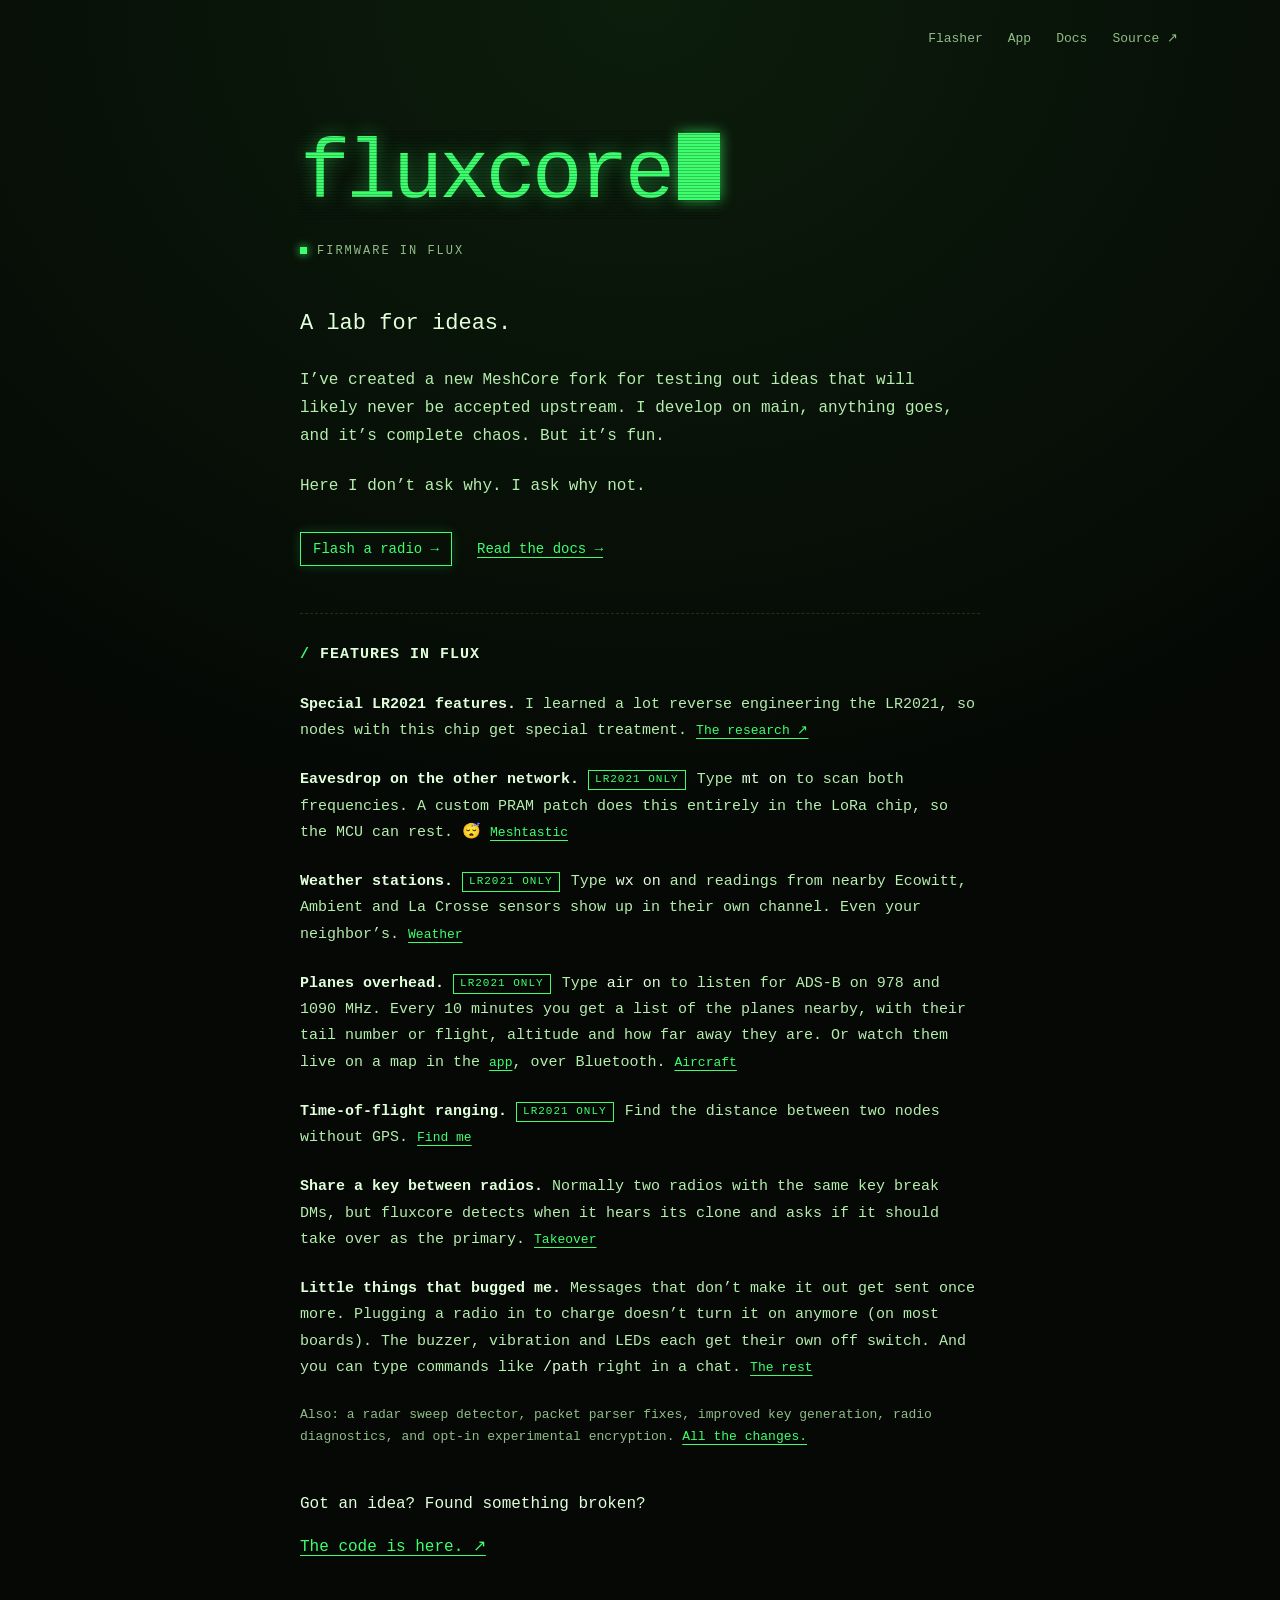
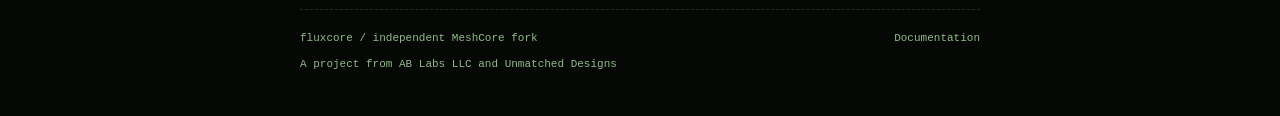
<file: landing/index.html>
<!doctype html>
<html lang="en">
<head>
<meta charset="utf-8"><meta name="viewport" content="width=device-width, initial-scale=1">
<title>fluxcore — Firmware in flux, compatible with MeshCore</title>
<meta name="description" content="A MeshCore fork for trying things. Fast iteration, useful fixes, and experiments on the existing mesh.">
<style>
:root{color-scheme:dark;--bg:#050805;--fg:#b4eeac;--hi:#e0ffda;--sub:#8fbd87;--line:#1c331b;--acid:#3dff6e;--ink:#031003;--mono:ui-monospace,SFMono-Regular,Menlo,Consolas,'Liberation Mono','Courier New',monospace}
*{box-sizing:border-box}html{scroll-behavior:smooth;background:var(--bg)}
body{margin:0;min-height:100vh;background:radial-gradient(ellipse 80% 50% at 50% 0,#0c1d0c,transparent) var(--bg) no-repeat;color:var(--fg);font:16px/1.75 var(--mono)}
/* scanlines on the title only */
h1{position:relative;width:fit-content}
h1::after{content:"";position:absolute;inset:0;pointer-events:none;background:repeating-linear-gradient(0deg,rgb(0 0 0/.22) 0 1px,transparent 1px 3px)}
::selection{background:var(--acid);color:var(--ink)}
a{color:var(--acid);text-decoration-thickness:1px;text-underline-offset:4px}
a:hover{background:var(--acid);color:var(--ink);text-decoration:none}
a:focus-visible{outline:1px solid var(--acid);outline-offset:4px}
nav{max-width:1140px;margin:0 auto;padding:28px 32px;display:flex;justify-content:flex-end;gap:25px;font-size:13px}
nav a{text-decoration:none;color:var(--sub)}
main{width:min(100% - 48px,680px);margin:52px auto 0}
header{margin-bottom:45px}
h1{font-size:clamp(52px,10vw,84px);font-weight:400;letter-spacing:-4px;line-height:1.05;margin:0 0 22px;color:var(--acid);text-shadow:0 0 18px rgb(61 255 110/.45)}
.cursor{display:inline-block;background:var(--acid);width:.5em;height:.8em;margin-left:.08em;vertical-align:-.04em;box-shadow:0 0 14px rgb(61 255 110/.7);animation:blink 1.1s steps(1) infinite}
@keyframes blink{50%{opacity:0}}
.status{color:var(--sub);font-size:12px;letter-spacing:2px;display:flex;align-items:center;gap:10px}
.signal{width:7px;height:7px;background:var(--acid);box-shadow:0 0 8px var(--acid);display:inline-block;position:relative;top:-1px}
.intro{font-size:22px;line-height:1.5;margin:0 0 26px;color:var(--hi)}
p{margin:0 0 22px}
h2{font-size:15px;font-weight:700;line-height:1.5;margin:0 0 25px;color:var(--hi);letter-spacing:1px;text-transform:uppercase}
.jump{display:flex;gap:25px;flex-wrap:wrap;margin:32px 0 0;font-size:14px;align-items:center}
.jump a{white-space:nowrap}
.primary{border:1px solid var(--acid);padding:4px 12px;text-decoration:none;box-shadow:0 0 12px rgb(61 255 110/.2)}
.section{border-top:1px dashed var(--line);padding-top:30px;margin-top:47px}
.feature{font-size:15px;line-height:1.75}
.feature strong{font-weight:700;color:var(--hi)}
.feature p{margin-bottom:23px}
.feature a{font-size:13px;white-space:nowrap}
.note{font-size:13px;color:var(--sub);line-height:1.7}
.closing{margin:42px 0 48px;font-size:16px}
.closing p{margin:0 0 15px;color:var(--hi)}
footer{border-top:1px dashed var(--line);padding:19px 0 34px;margin-top:42px;display:flex;justify-content:space-between;gap:16px;font-size:11px;color:var(--sub)}
footer a{text-decoration:none;color:var(--sub)}
footer{flex-wrap:wrap;row-gap:6px}
code{color:var(--hi)}
.tag{display:inline-block;border:1px solid var(--acid);color:var(--acid);font-size:11px;letter-spacing:1px;text-transform:uppercase;padding:0 6px;margin:0 2px 0 0;line-height:1.6;vertical-align:1px}
.credit{flex-basis:100%}
.slash{color:var(--acid);margin-right:10px}
@media(max-width:600px){nav{padding:23px 24px;justify-content:flex-start;gap:22px;font-size:12px}main{margin-top:36px;width:calc(100% - 48px)}h1{font-size:58px;letter-spacing:-3px}.intro{font-size:19px}body{font-size:15px}.section{margin-top:35px}.jump{gap:20px;font-size:13px}footer{flex-direction:column;gap:5px}.status{font-size:11px}}
@media(prefers-reduced-motion:reduce){html{scroll-behavior:auto}.cursor{animation:none}}
</style>
</head><body>
<nav aria-label="Main navigation"><a href="/flash/">Flasher</a><a href="/app/">App</a><a href="/docs/">Docs</a><a href="https://github.com/beala/MeshCore">Source ↗</a></nav>
<main>
<header><h1>fluxcore<span class="cursor" aria-hidden="true"></span></h1><div class="status"><span class="signal" aria-hidden="true"></span>FIRMWARE IN FLUX</div></header>
<p class="intro">A lab for ideas.</p>
<p>I’ve created a new MeshCore fork for testing out ideas that will likely never be accepted upstream. I develop on main, anything goes, and it’s complete chaos. But it’s fun.</p>
<p>Here I don’t ask why. I ask why not.</p>
<div class="jump"><a class="primary" href="/flash/">Flash a radio →</a><a href="/docs/">Read the docs →</a></div>
<section class="section" aria-labelledby="changes"><h2 id="changes"><span class="slash" aria-hidden="true">/</span>Features in flux</h2>
<div class="feature">
<p><strong>Special LR2021 features.</strong> I learned a lot reverse engineering the LR2021, so nodes with this chip get special treatment. <a href="https://github.com/beala/lr2021-re">The research ↗</a></p>
<p><strong>Eavesdrop on the other network.</strong> <span class="tag">LR2021 only</span> Type <code>mt on</code> to scan both frequencies. A custom PRAM patch does this entirely in the LoRa chip, so the MCU can rest. 😴 <a href="/docs/#meshtastic">Meshtastic</a></p>
<p><strong>Weather stations.</strong> <span class="tag">LR2021 only</span> Type <code>wx on</code> and readings from nearby Ecowitt, Ambient and La Crosse sensors show up in their own channel. Even your neighbor’s. <a href="/docs/#weather">Weather</a></p>
<p><strong>Planes overhead.</strong> <span class="tag">LR2021 only</span> Type <code>air on</code> to listen for ADS-B on 978 and 1090&nbsp;MHz. Every 10 minutes you get a list of the planes nearby, with their tail number or flight, altitude and how far away they are. Or watch them live on a map in the <a href="/app/">app</a>, over Bluetooth. <a href="/docs/#aircraft">Aircraft</a></p>
<p><strong>Time-of-flight ranging.</strong> <span class="tag">LR2021 only</span> Find the distance between two nodes without GPS. <a href="/docs/#find-me">Find me</a></p>
<p><strong>Share a key between radios.</strong> Normally two radios with the same key break DMs, but fluxcore detects when it hears its clone and asks if it should take over as the primary. <a href="/docs/#clone-takeover">Takeover</a></p>
<p><strong>Little things that bugged me.</strong> Messages that don’t make it out get sent once more. Plugging a radio in to charge doesn’t turn it on anymore (on most boards). The buzzer, vibration and LEDs each get their own off switch. And you can type commands like <code>/path</code> right in a chat. <a href="/docs/#differences">The rest</a></p>
</div>
<p class="note">Also: a radar sweep detector, packet parser fixes, improved key generation, radio diagnostics, and opt-in experimental encryption. <a href="/docs/#differences">All the changes.</a></p>
</section>
<div class="closing"><p>Got an idea? Found something broken?</p><a href="https://github.com/beala/MeshCore">The code is here. ↗</a></div>
<footer><span>fluxcore / independent MeshCore fork</span><a href="/docs/">Documentation</a><span class="credit">A project from AB Labs LLC and Unmatched Designs</span></footer>
</main></body></html>
</file>
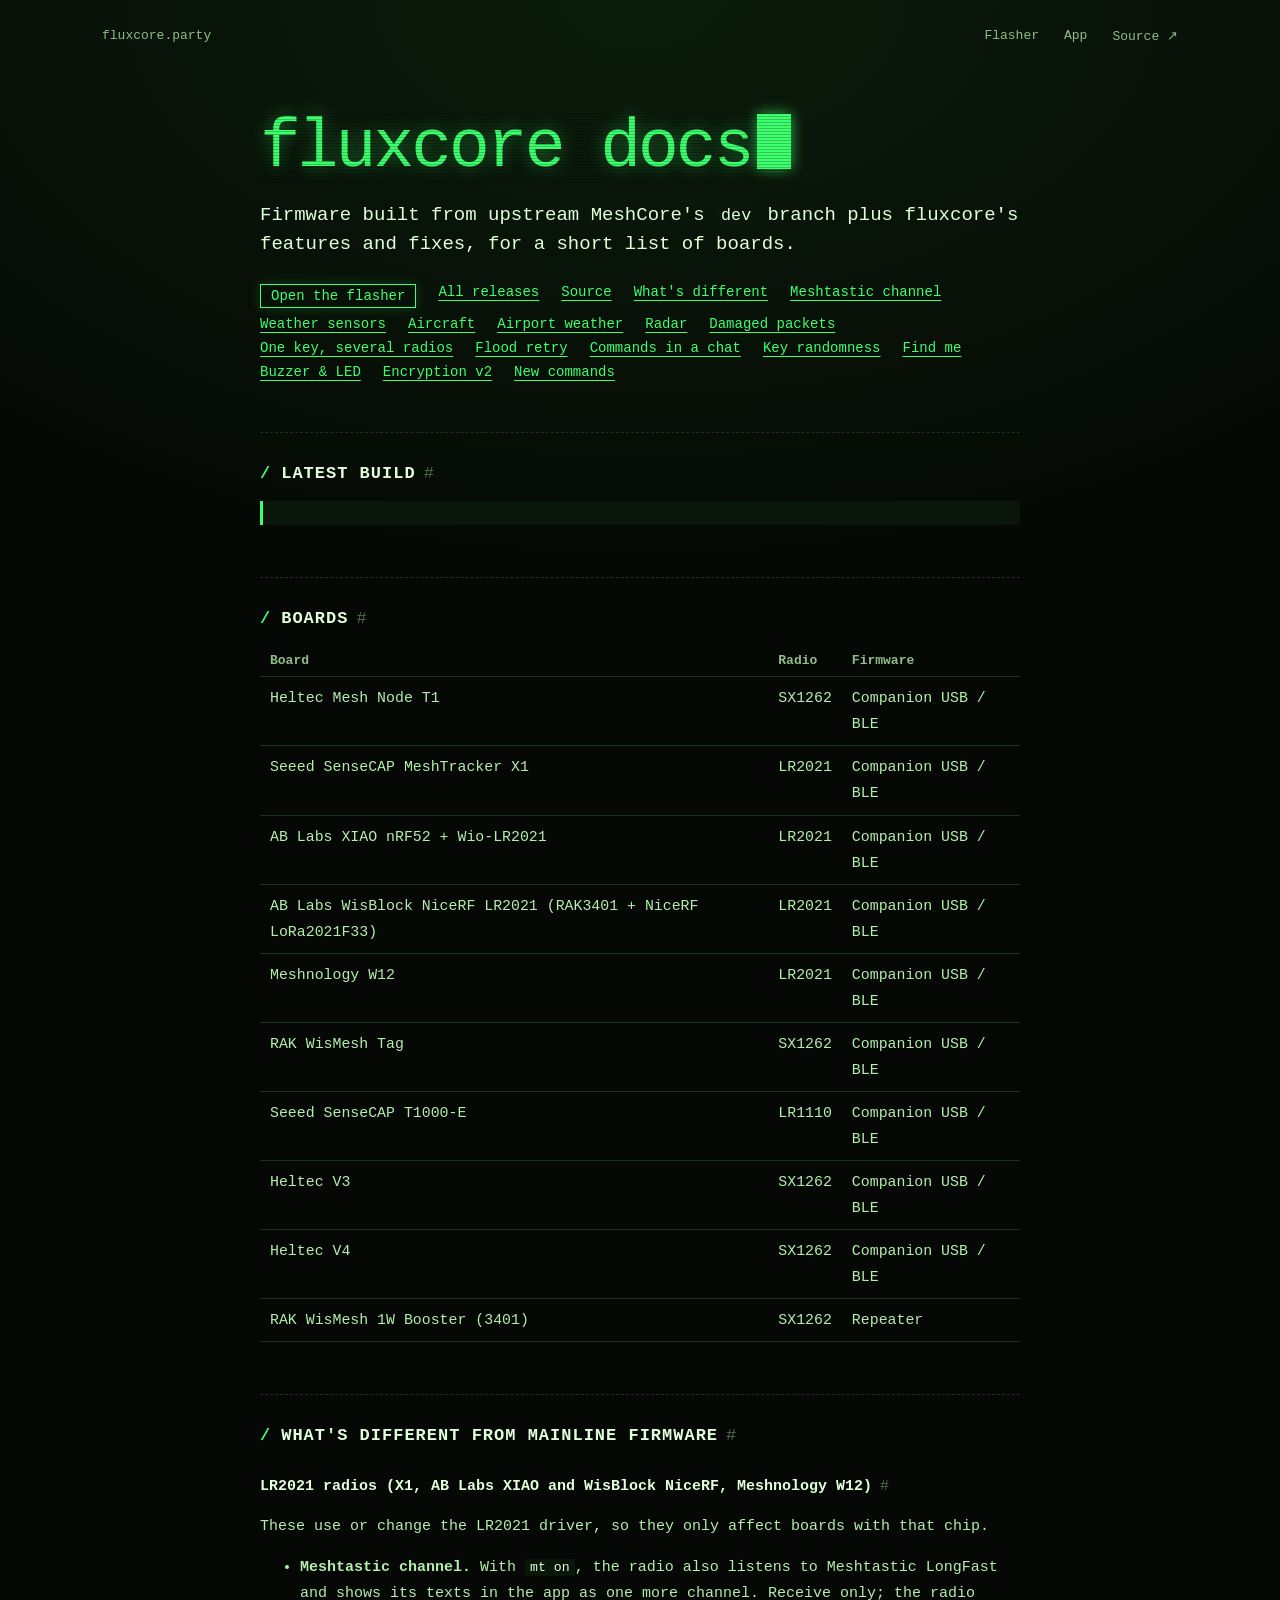
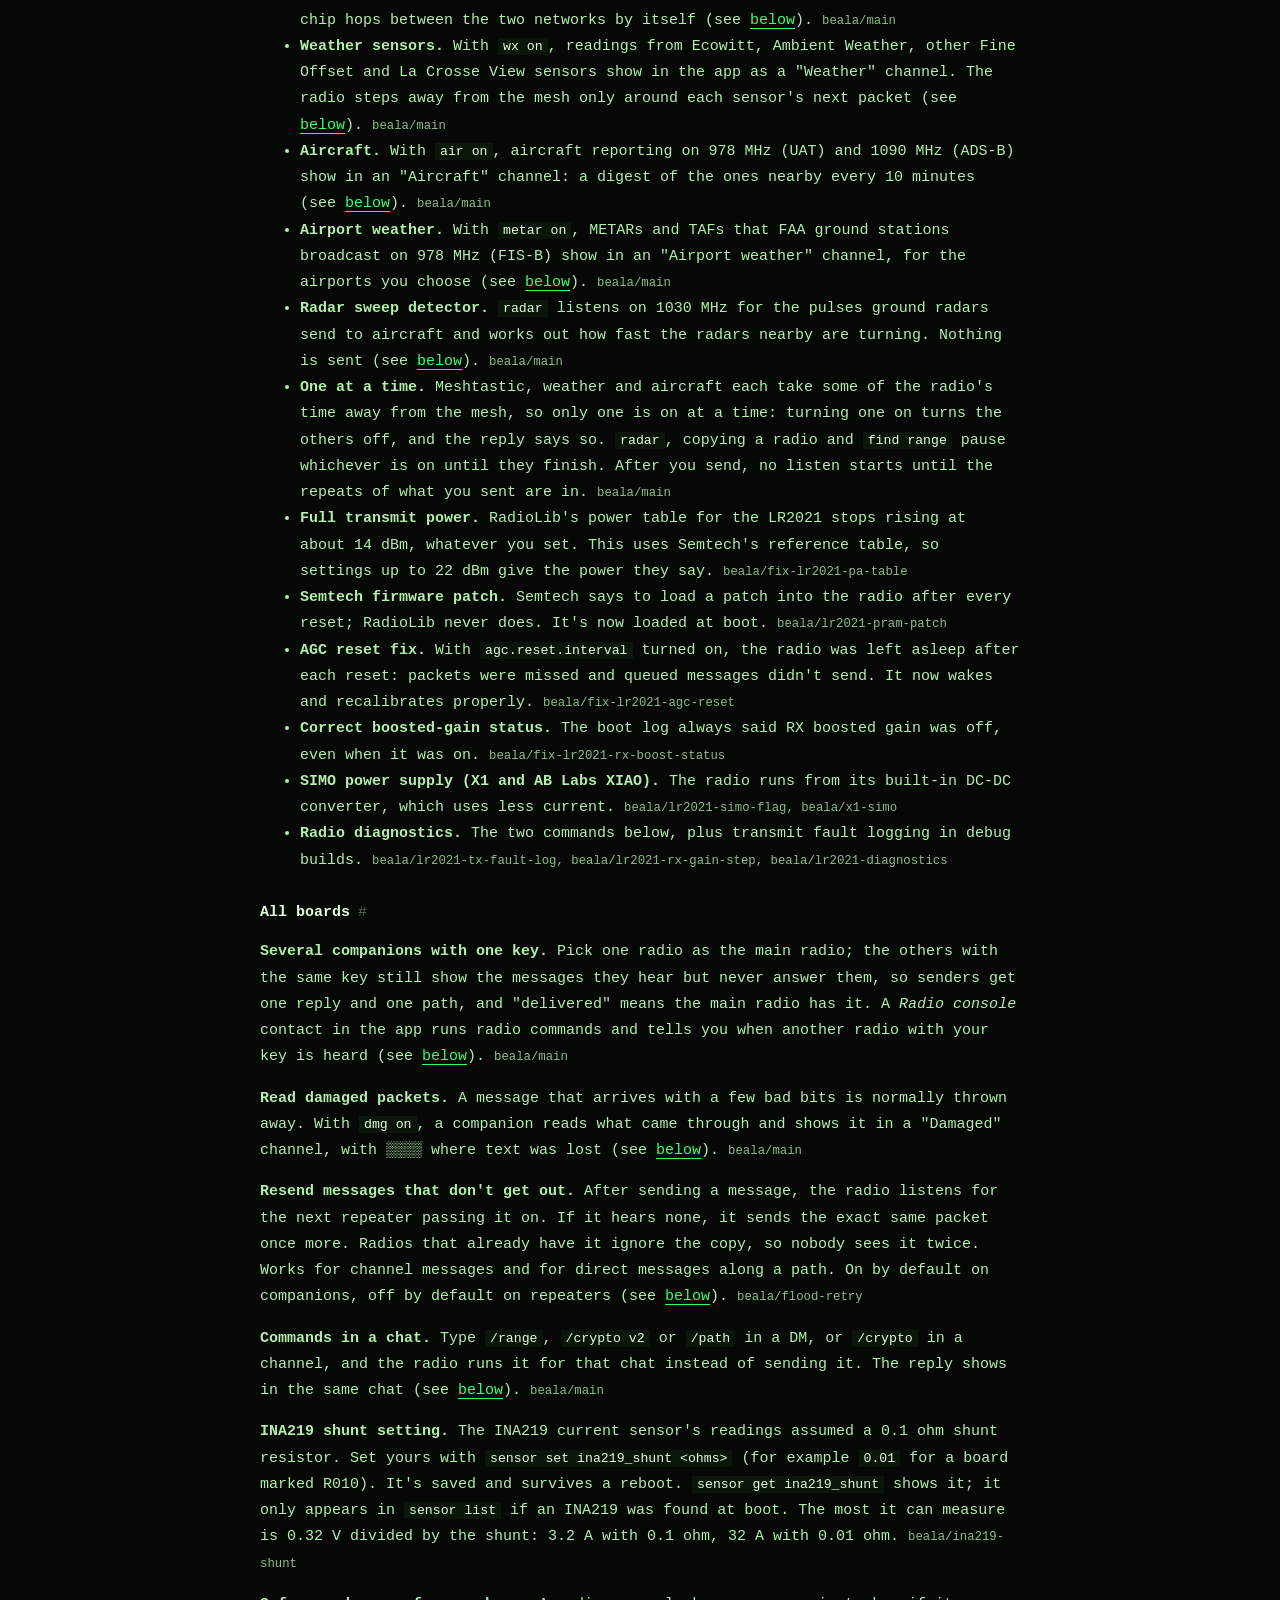
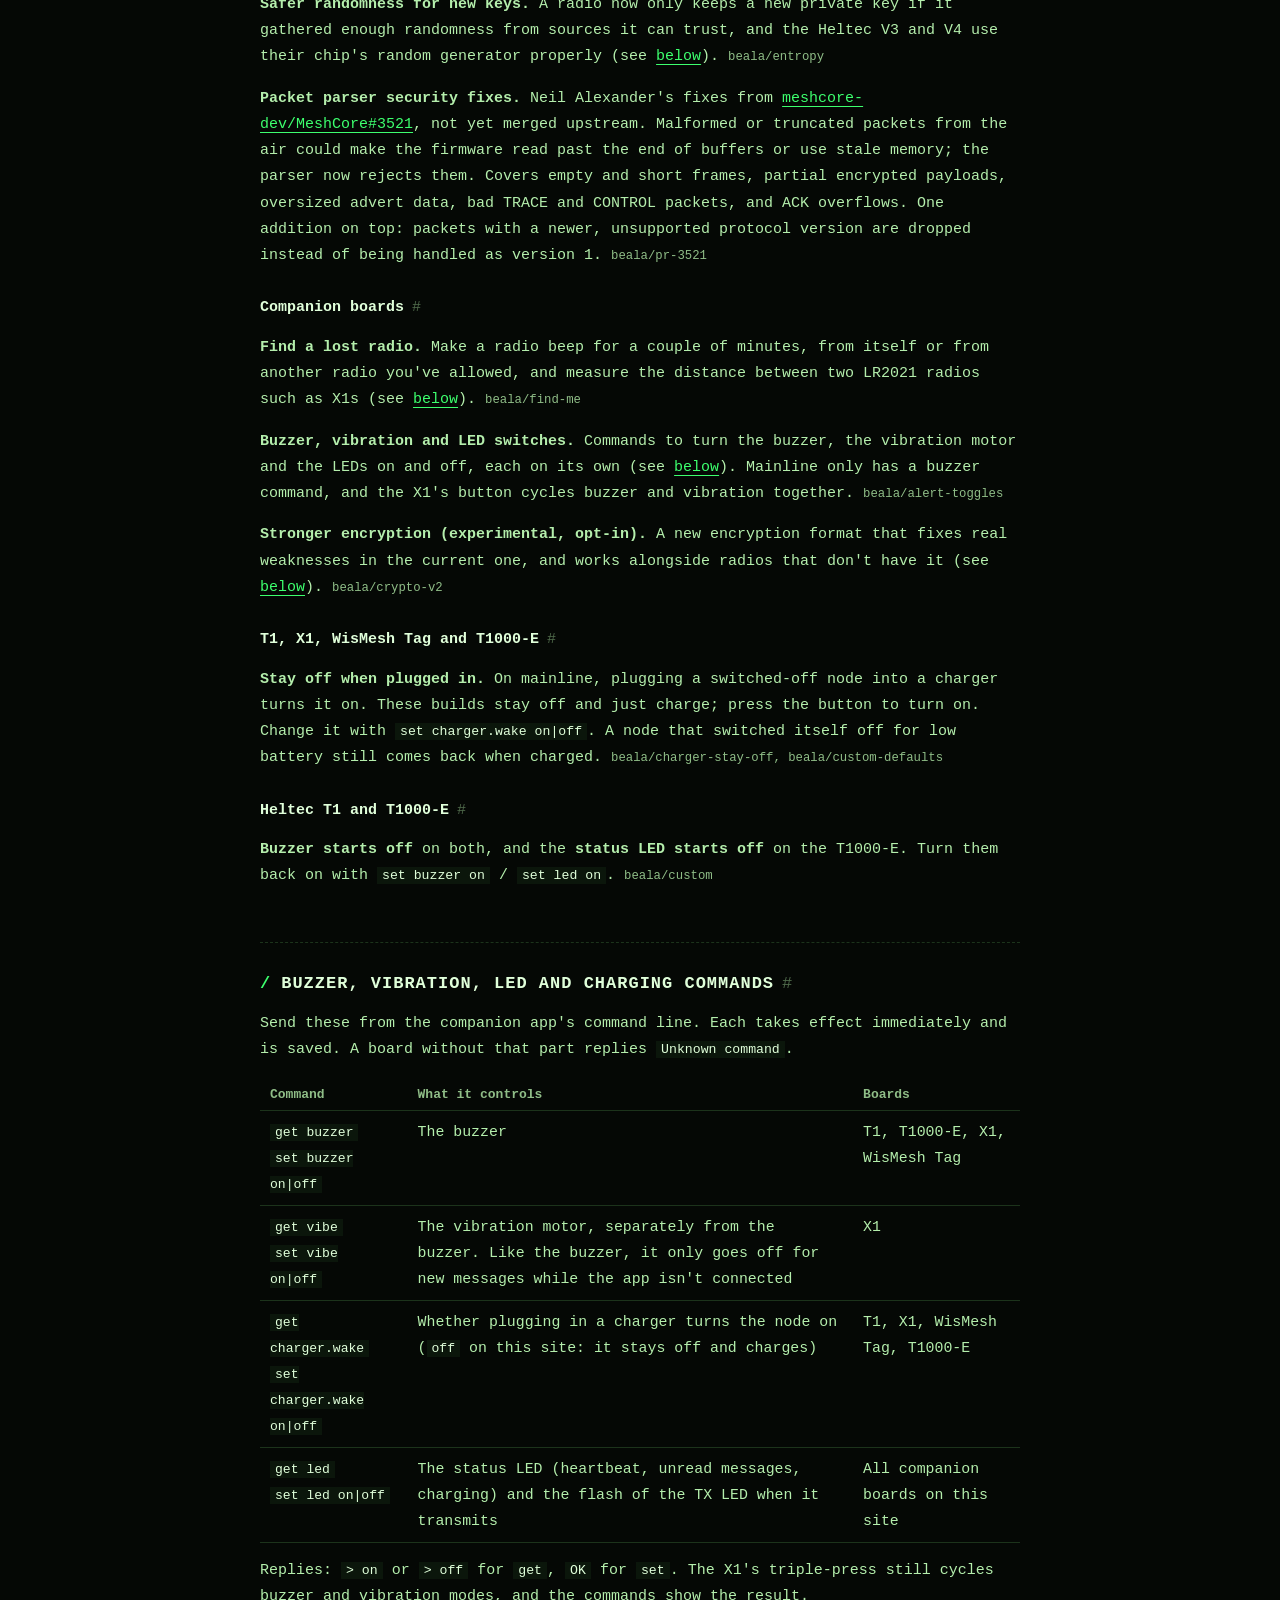
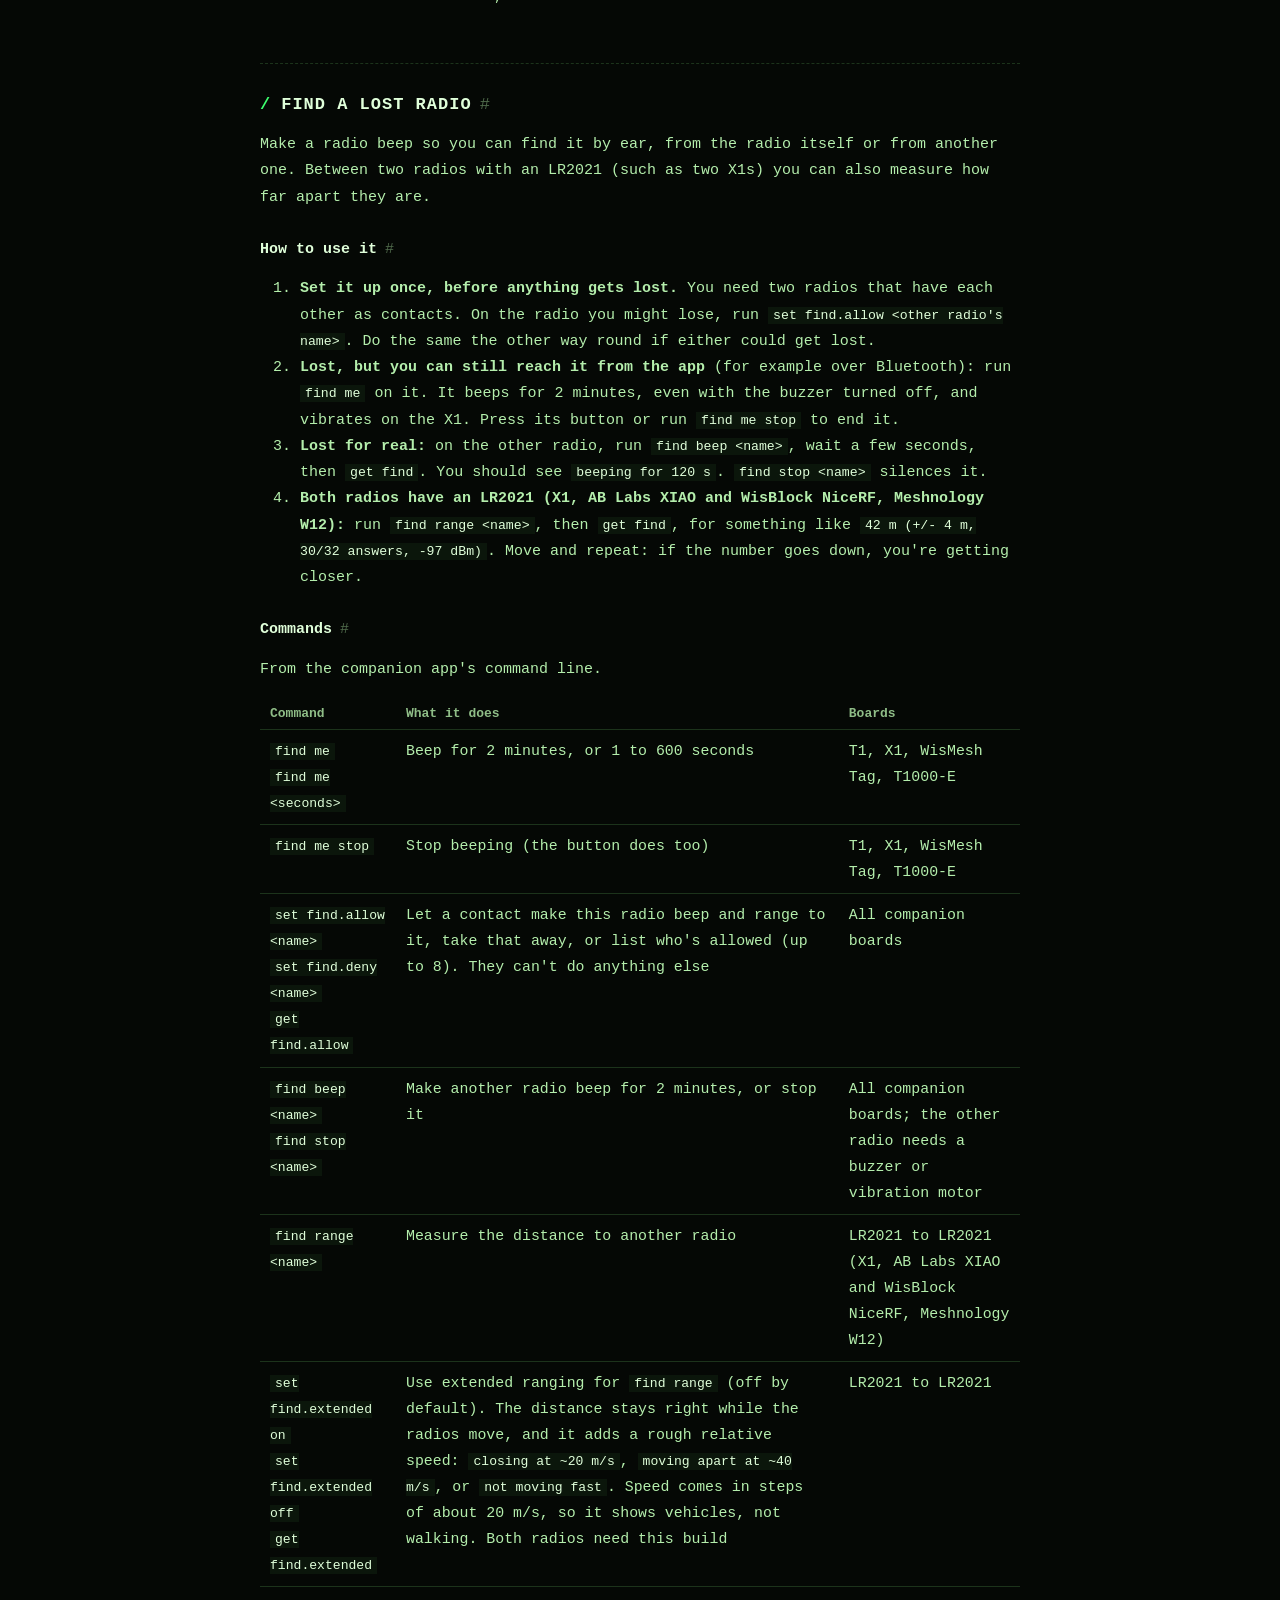
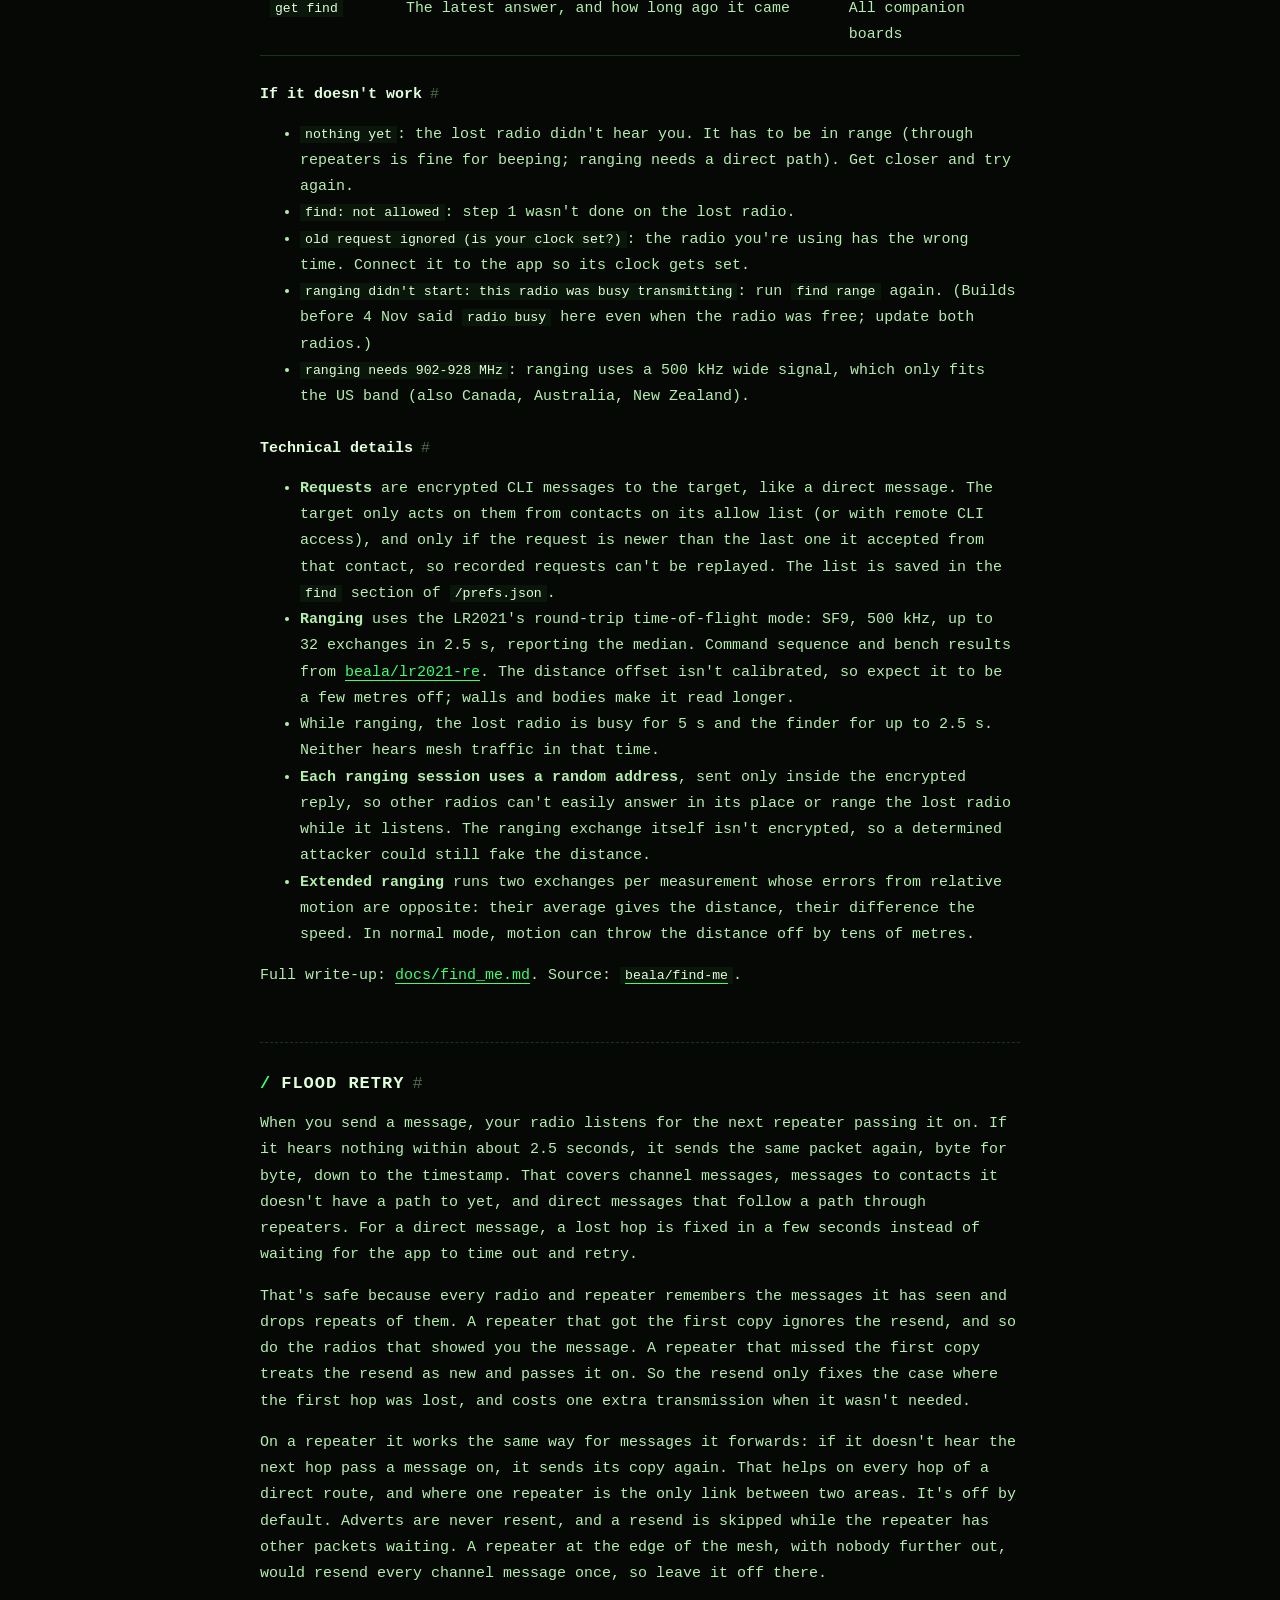
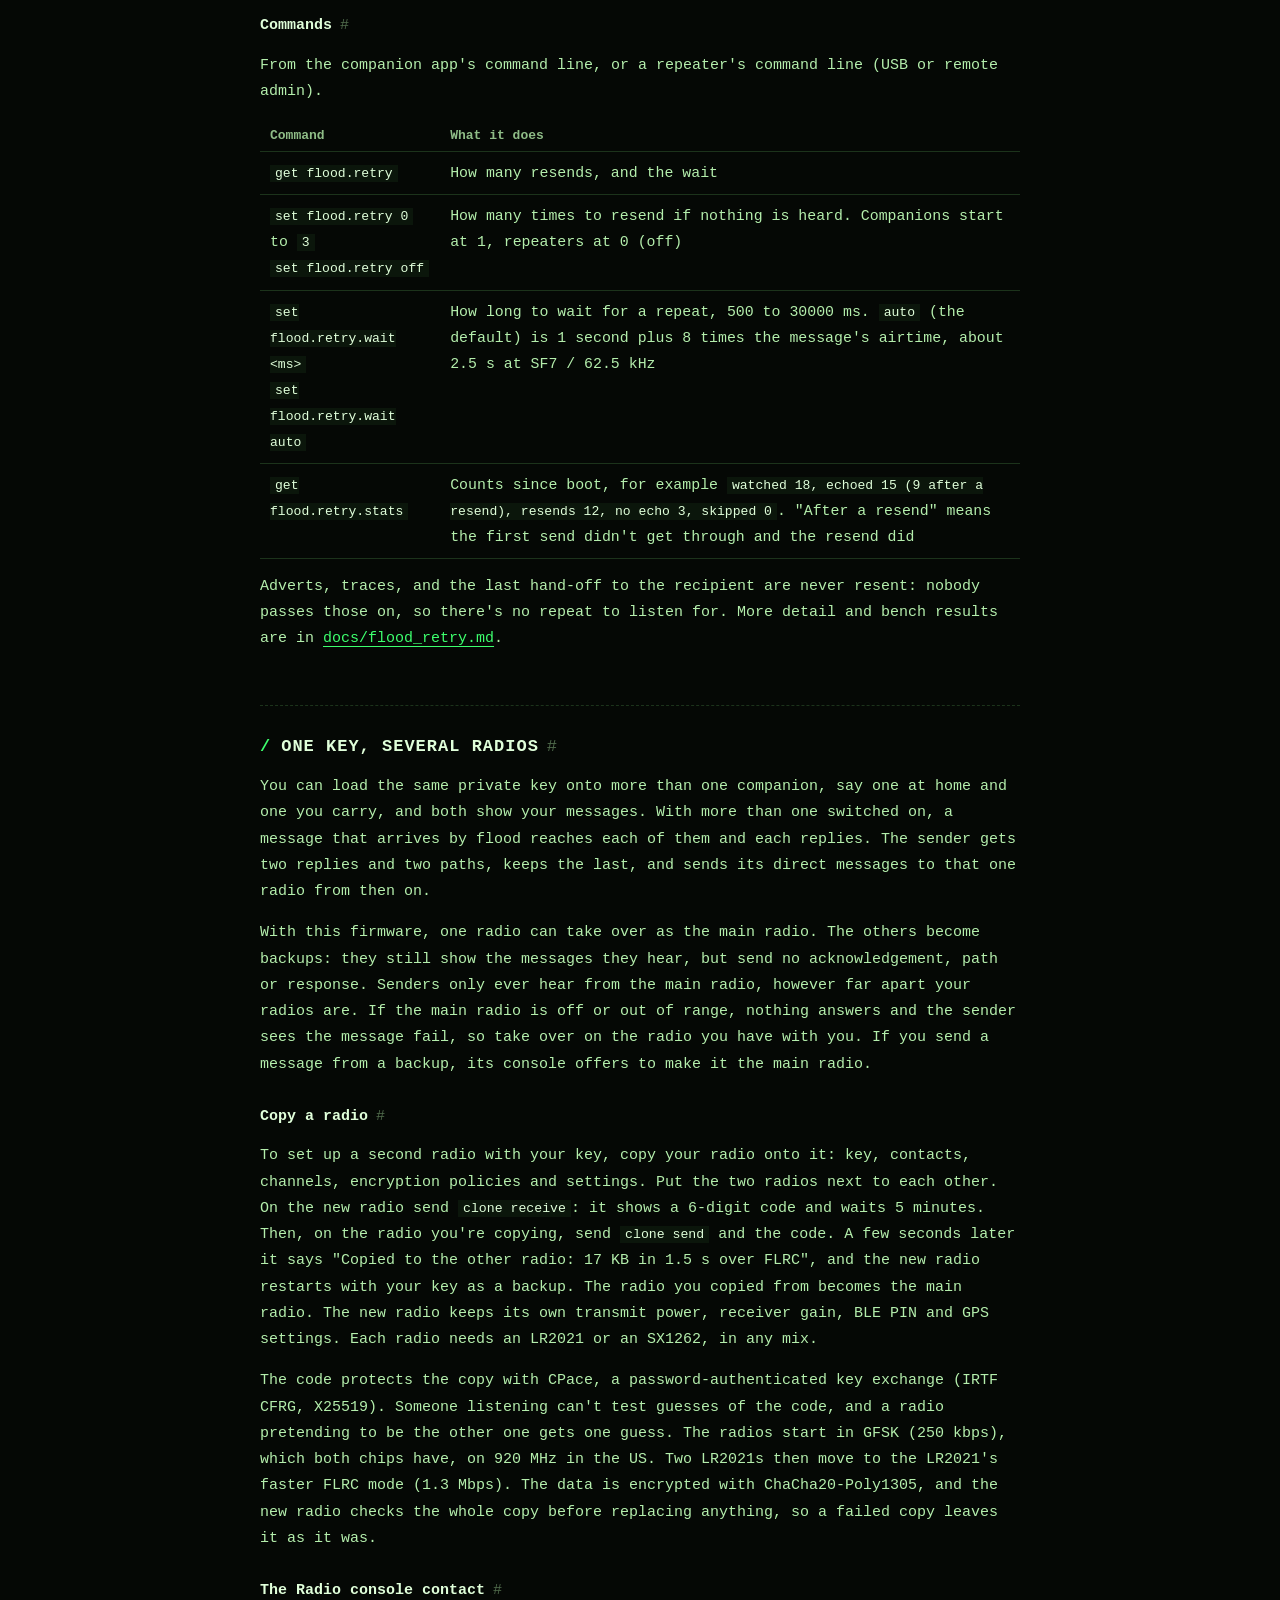
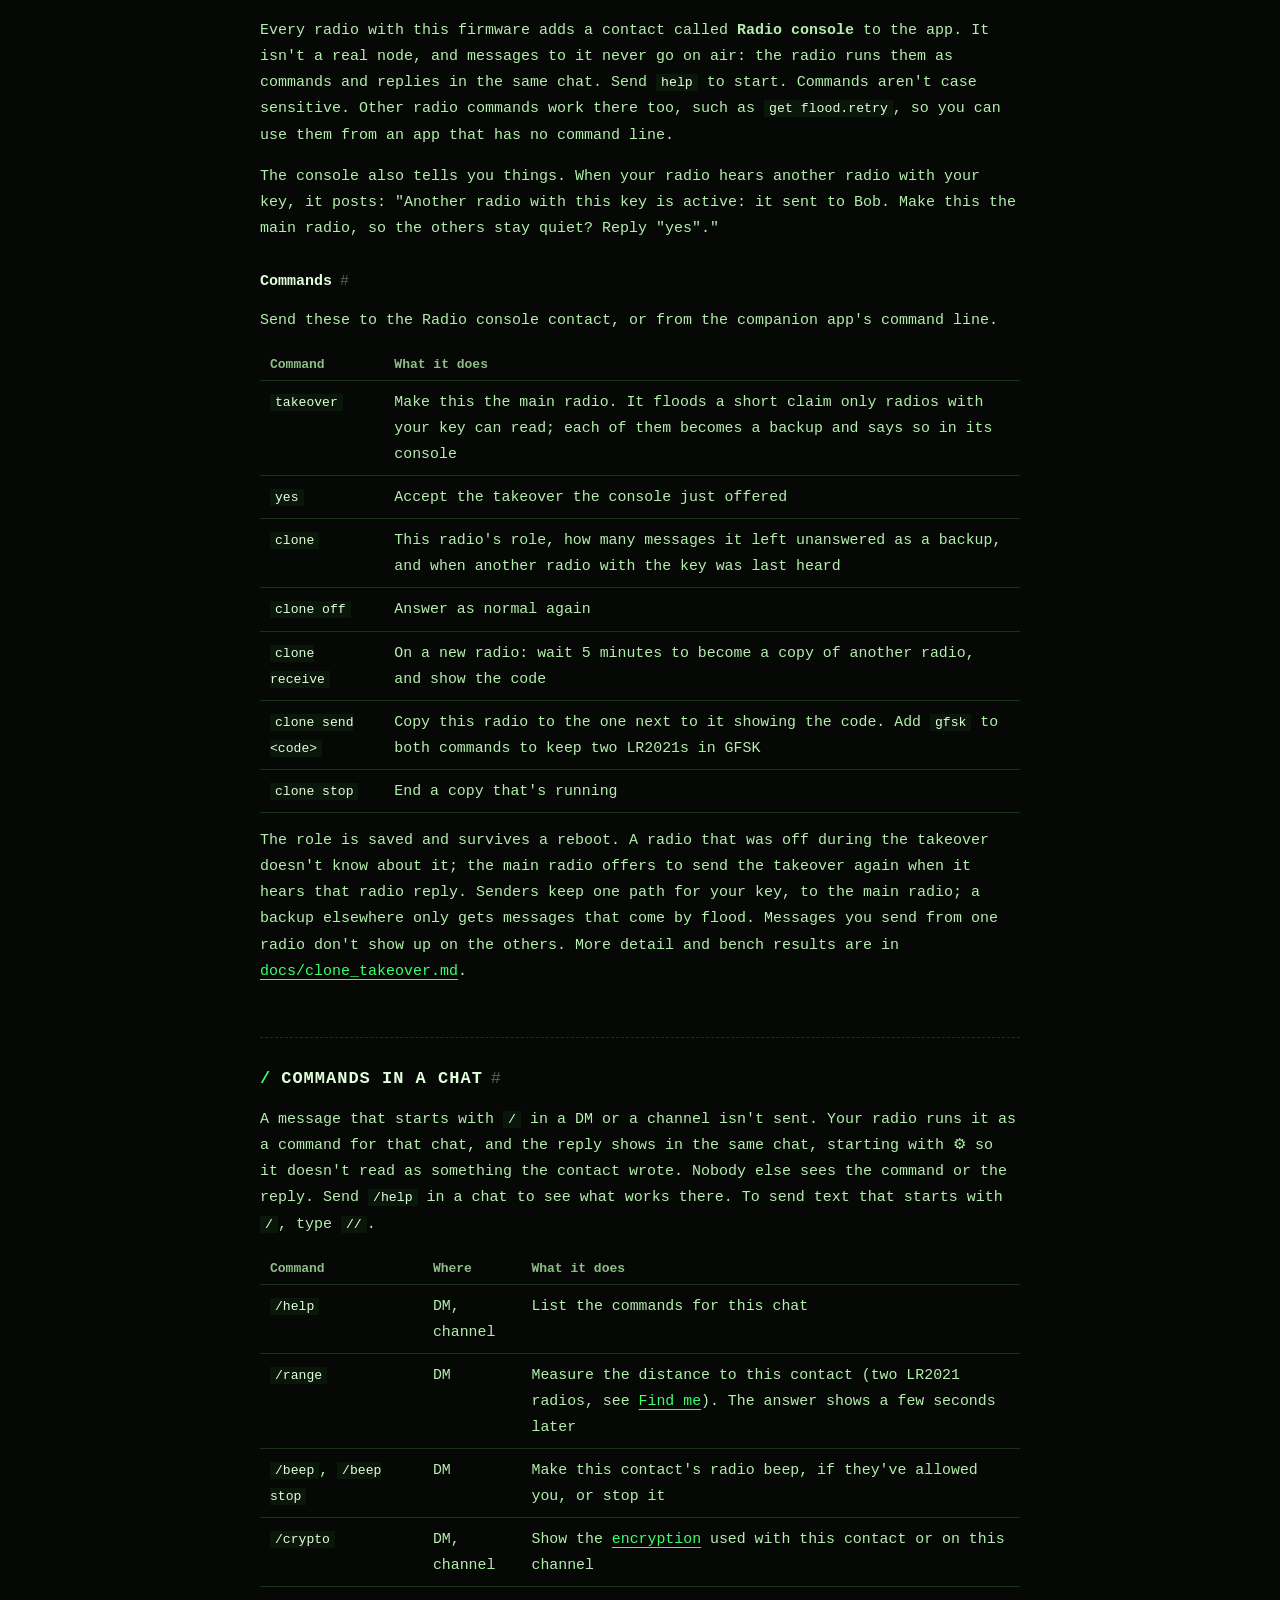
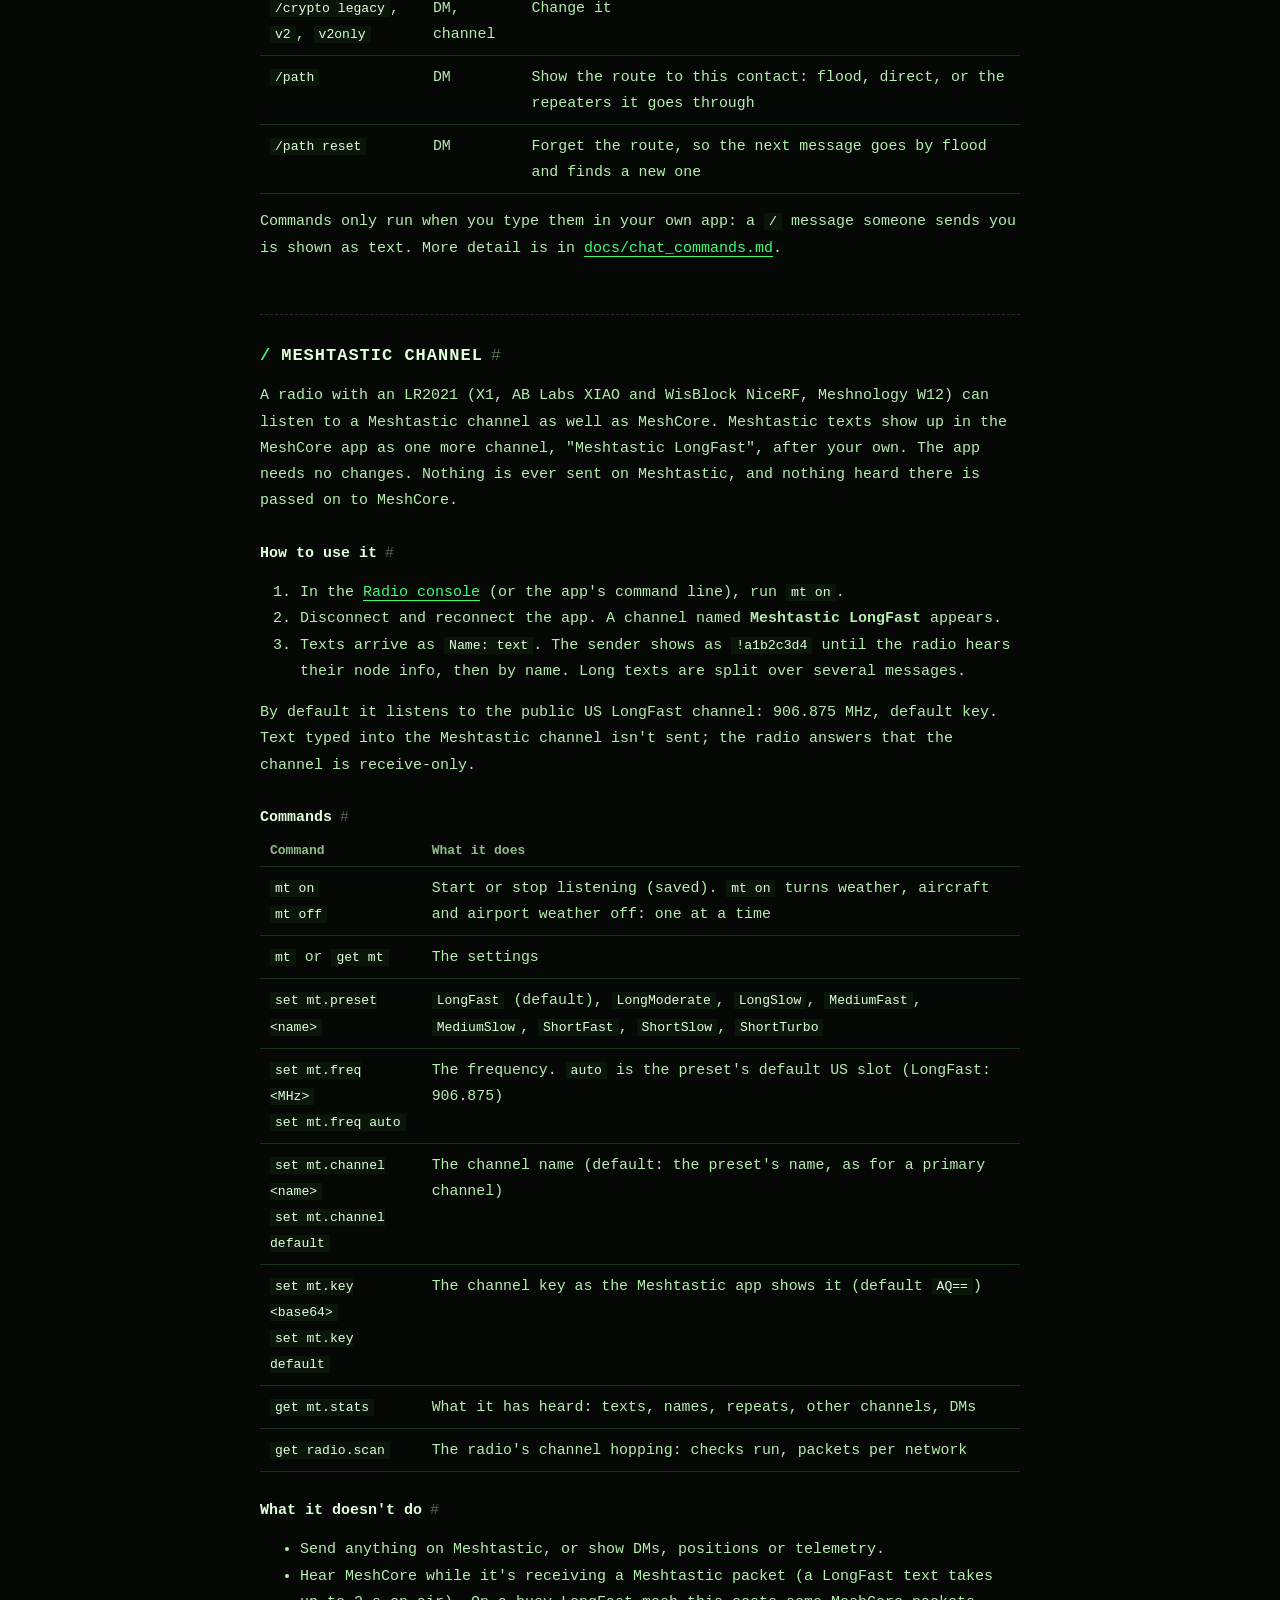
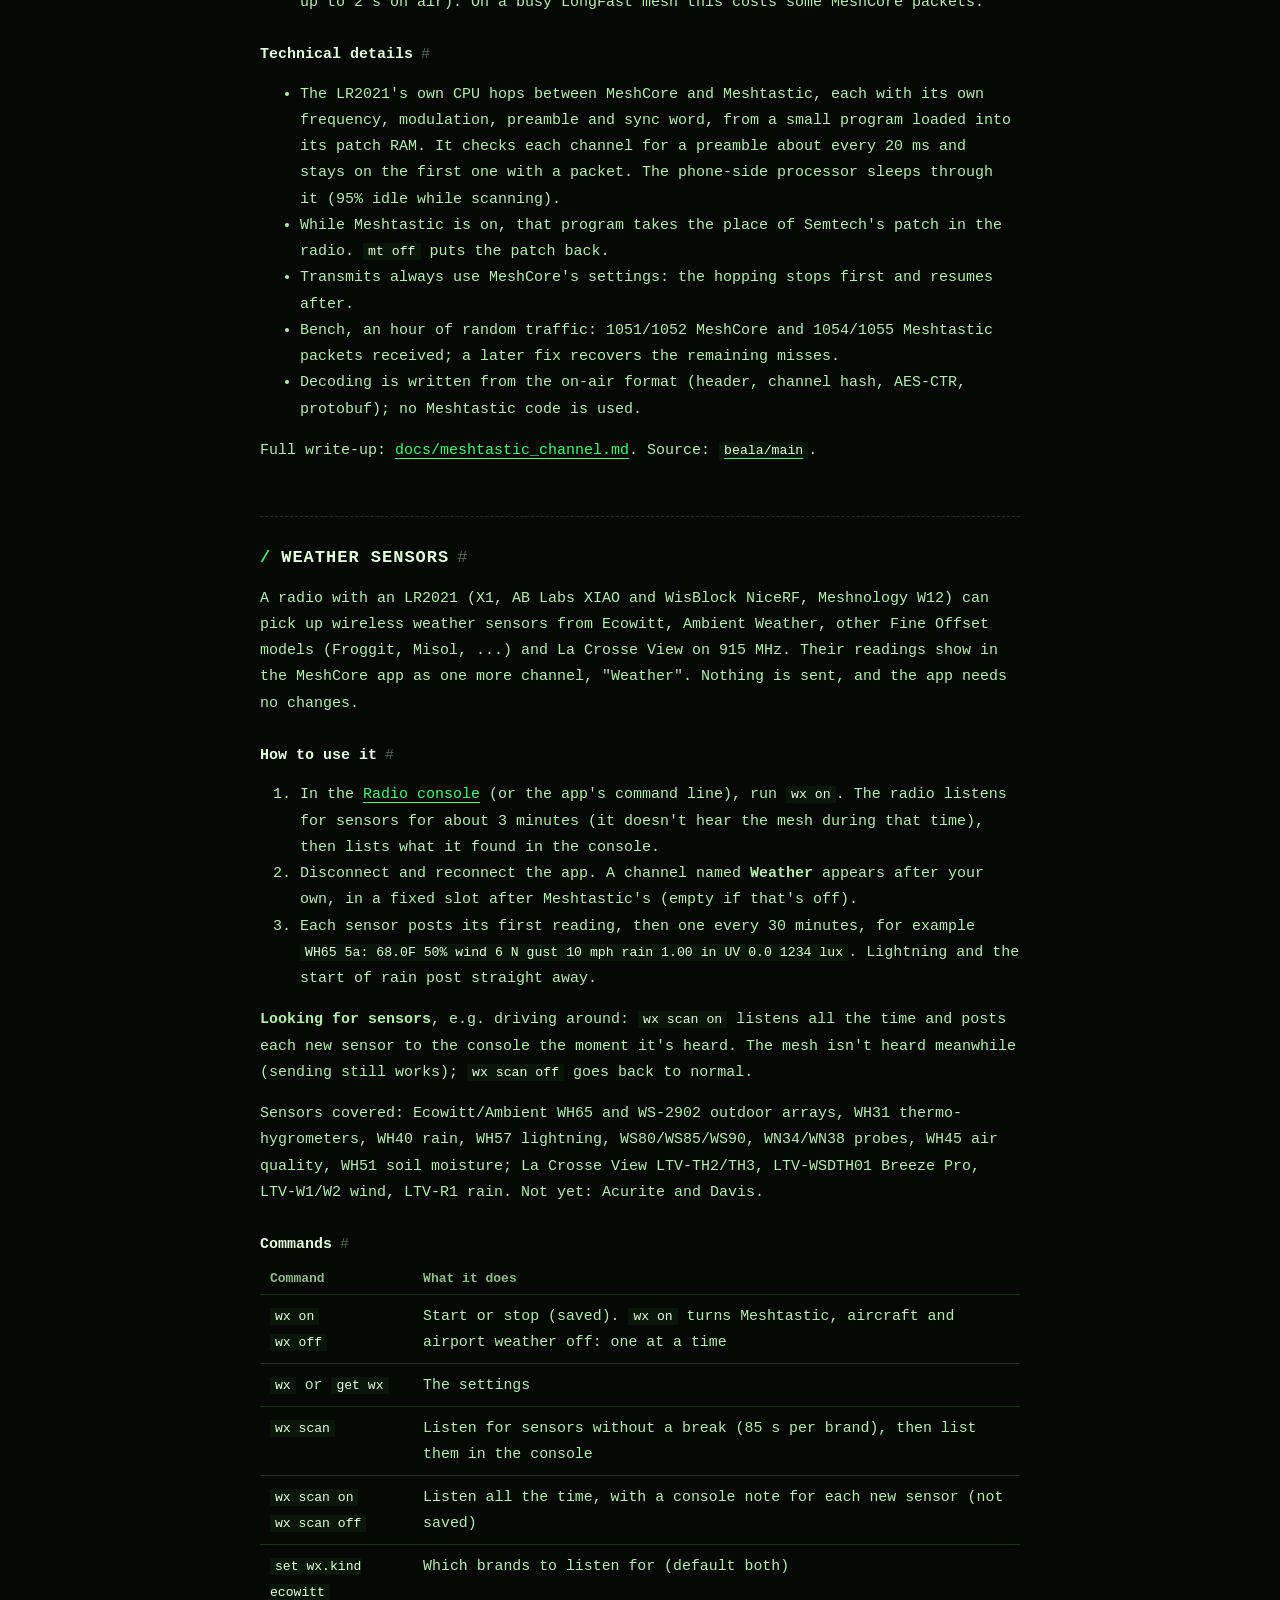
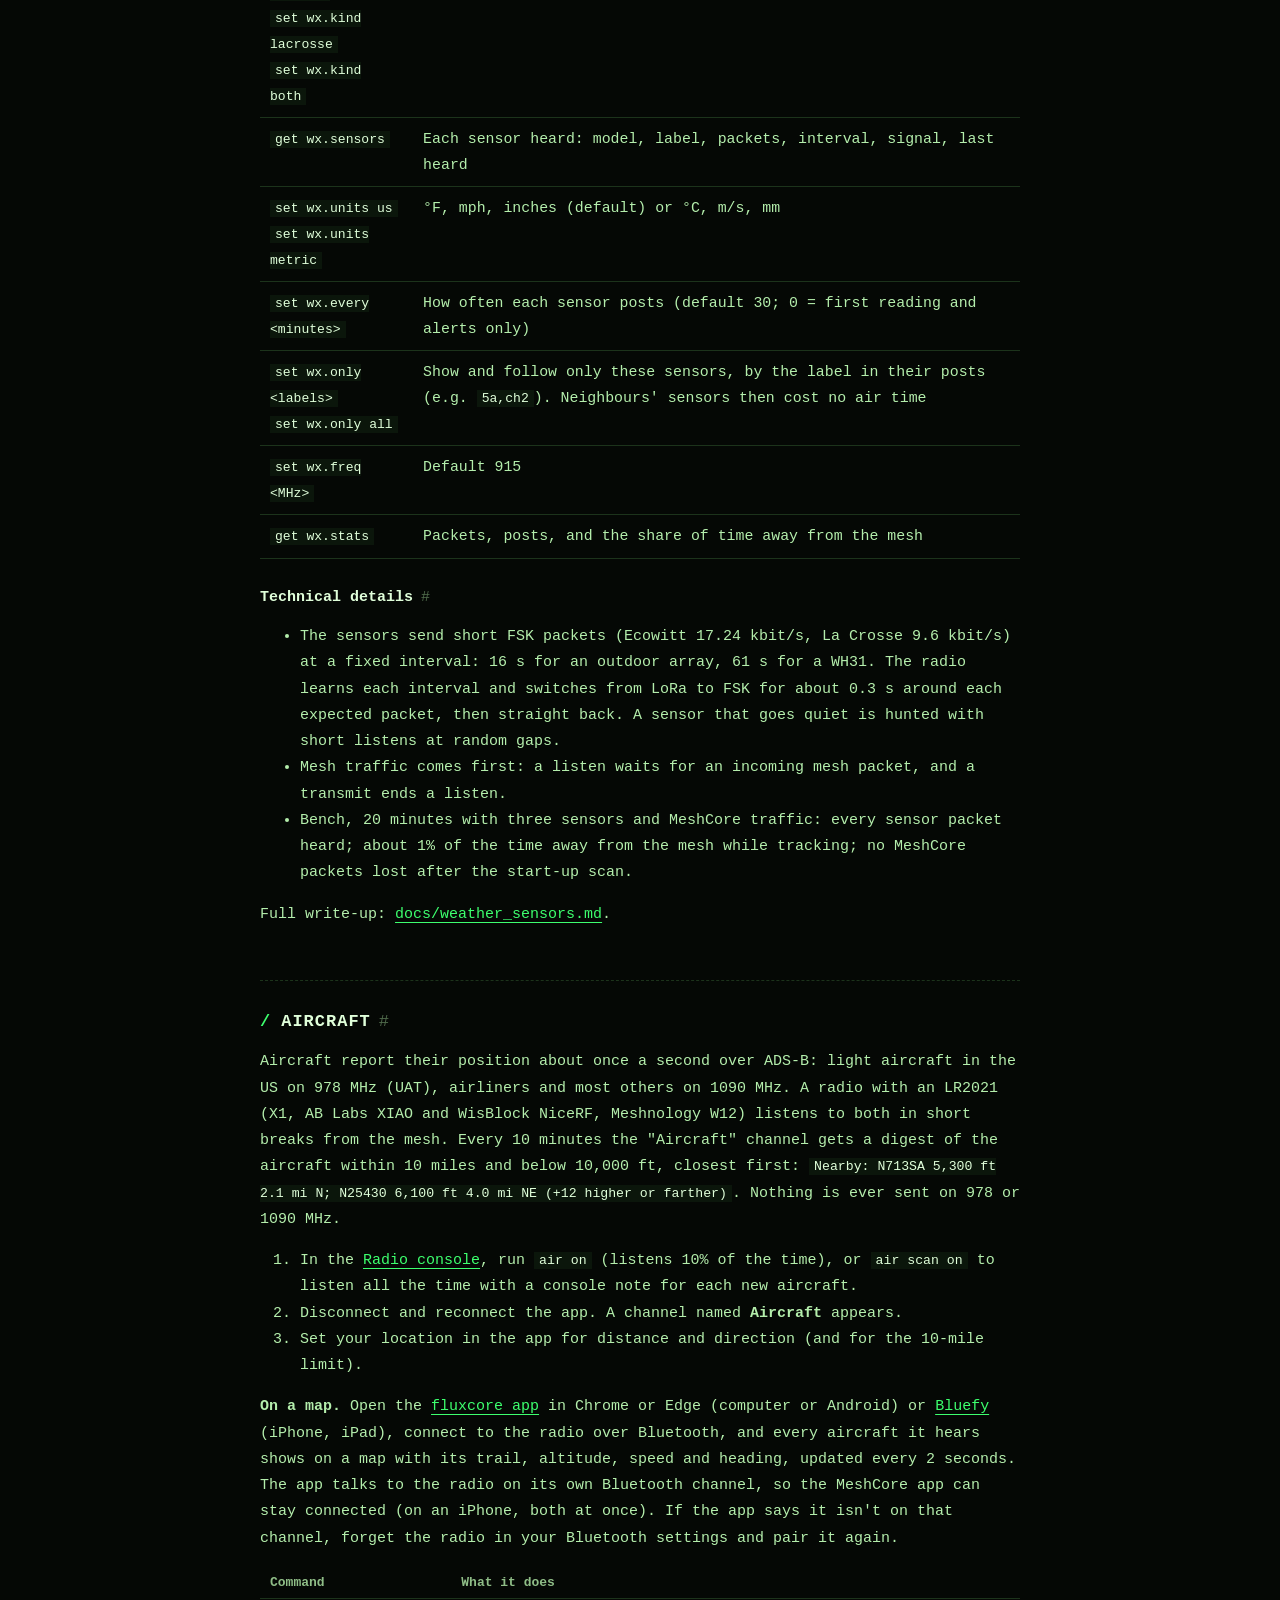
<file: flasher/docs/index.html>
<!doctype html>
<html lang="en">
<head>
<meta charset="utf-8">
<meta name="viewport" content="width=device-width, initial-scale=1">
<title>fluxcore docs</title>
<style>
  /* Matches fluxcore.party */
  :root { color-scheme: dark; --bg:#050805; --fg:#b4eeac; --hi:#e0ffda; --muted:#8fbd87; --line:#1c331b; --card:#0b160b; --acid:#3dff6e; --green:#3dff6e; --ink:#031003; --warn:#ffc640; --warnbg:#171204; --mono:ui-monospace,SFMono-Regular,Menlo,Consolas,'Liberation Mono','Courier New',monospace; }
  * { box-sizing: border-box; }
  html { scroll-behavior: smooth; background:var(--bg); }
  body { margin:0; min-height:100vh; background:radial-gradient(ellipse 80% 600px at 50% 0,#0c1d0c,transparent) var(--bg) no-repeat; color:var(--fg); font:15px/1.75 var(--mono); }
  /* scanlines on the title only */
  h1 { position:relative; width:fit-content; }
  h1::after { content:""; position:absolute; inset:0; pointer-events:none; background:repeating-linear-gradient(0deg,rgb(0 0 0/.22) 0 1px,transparent 1px 3px); }
  ::selection { background:var(--acid); color:var(--ink); }
  .top { max-width:1140px; margin:0 auto; padding:28px 32px; display:flex; justify-content:space-between; gap:25px; font:13px var(--mono); }
  .top a { text-decoration:none; color:var(--muted); }
  .top .links { display:flex; gap:25px; }
  main { width:min(100% - 48px, 760px); margin: 40px auto 0; padding-bottom: 64px; }
  h1 { font:400 clamp(44px,8vw,68px)/1.05 var(--mono); letter-spacing:-3px; margin:0 0 18px; color:var(--acid); text-shadow:0 0 18px rgb(61 255 110/.45); }
  .cursor { display:inline-block; background:var(--acid); width:.5em; height:.8em; margin-left:.08em; vertical-align:-.04em; box-shadow:0 0 14px rgb(61 255 110/.7); animation:blink 1.1s steps(1) infinite; }
  @keyframes blink { 50% { opacity:0; } }
  h2 { font:bold 17px/1.5 var(--mono); letter-spacing:-.4px; margin: 52px 0 14px; padding-top: 28px; border-top: 1px dashed var(--line); color:var(--hi); text-transform:uppercase; letter-spacing:1px; }
  h2::before { content:"/"; color:var(--green); margin-right:10px; }
  h3 { font:bold 15px/1.5 var(--mono); color:var(--hi); margin: 28px 0 6px; }
  p, li { color: var(--fg); }
  .lede { color:var(--hi); font-size:19px; line-height:1.5; margin-top: 0; }
  a { color: var(--acid); text-decoration-thickness:1px; text-underline-offset:4px; }
  a:hover { background:var(--acid); color:var(--ink); text-decoration:none; }
  a:focus-visible { outline:1px solid var(--acid); outline-offset:4px; }
  code { font: 0.88em var(--mono); background: var(--card); padding: 1px 5px; color:var(--hi); }
  pre { background: var(--card); border-left: 3px solid var(--green); padding: 12px 14px; overflow-x:auto; }
  pre code { padding:0; background:none; }
  table { width:100%; border-collapse: collapse; font-size: 0.93rem; }
  th, td { text-align:left; padding: 8px 10px; border-bottom: 1px solid var(--line); vertical-align: top; }
  th { color: var(--muted); font: bold 13px var(--mono); }
  .table-wrap { overflow-x:auto; }
  .note { background: var(--warnbg); border-left: 3px solid var(--warn); padding: 10px 14px; }
  .note strong { color: var(--warn); }
  .card { background: var(--card); padding: 12px 16px; border-left: 3px solid var(--acid); }
  .nav { display:flex; gap: 8px 22px; flex-wrap: wrap; margin: 26px 0 0; font: 14px var(--mono); }
  .nav a.primary { border:1px solid var(--acid); padding:3px 10px; text-decoration:none; box-shadow:0 0 12px rgb(61 255 110/.2); }
  .branch { font: 0.82em var(--mono); color: var(--muted); }
  .anchor { margin-left: 8px; color: var(--muted); text-decoration: none; font-weight: 400; opacity: .55; }
  .anchor:hover, .anchor:focus { opacity: 1; }
  .anchor.copied::after { content: " copied"; font-size: .75em; color: var(--green); }
  h2, h3 { scroll-margin-top: 16px; }
  footer { border-top:1px dashed var(--line); margin-top:52px; padding:19px 0 0; display:flex; justify-content:space-between; gap:16px; font:11px var(--mono); color:var(--muted); }
  footer a { text-decoration:none; color:var(--muted); }
  footer { flex-wrap:wrap; row-gap:6px; }
  .credit { flex-basis:100%; }
  @media (max-width:600px) { .top { padding:23px 24px; } h1 { letter-spacing:-2px; } footer { flex-direction:column; gap:5px; } }
  @media (prefers-reduced-motion:reduce) { .cursor { animation:none; } }
</style>
</head>
<body>
<nav class="top" aria-label="Main navigation"><a href="/">fluxcore.party</a><span class="links"><a href="/flash/">Flasher</a><a href="/app/">App</a><a href="https://github.com/beala/MeshCore">Source ↗</a></span></nav>
<main>
  <h1>fluxcore docs<span class="cursor" aria-hidden="true"></span></h1>
  <p class="lede">Firmware built from upstream MeshCore's <code>dev</code> branch plus fluxcore's features and fixes, for a short list of boards.</p>
  <div class="nav">
    <a class="primary" href="/flash/">Open the flasher</a>
    <a href="https://github.com/beala/MeshCore/releases">All releases</a>
    <a href="https://github.com/beala/MeshCore">Source</a>
    <a href="#differences">What's different</a>
    <a href="#meshtastic">Meshtastic channel</a>
    <a href="#weather">Weather sensors</a>
    <a href="#aircraft">Aircraft</a>
    <a href="#airport-weather">Airport weather</a>
    <a href="#radar">Radar</a>
    <a href="#damaged">Damaged packets</a>
    <a href="#clone-takeover">One key, several radios</a>
    <a href="#flood-retry">Flood retry</a>
    <a href="#chat-commands">Commands in a chat</a>
    <a href="#key-randomness">Key randomness</a>
    <a href="#find-me">Find me</a>
    <a href="#alerts">Buzzer &amp; LED</a>
    <a href="#encryption">Encryption v2</a>
    <a href="#commands">New commands</a>
  </div>

  <h2 id="latest-build">Latest build<a class="anchor" href="#latest-build" aria-label="Copy link to this section">#</a></h2>
  <div class="card"><!--LATEST--></div>

  <h2 id="boards">Boards<a class="anchor" href="#boards" aria-label="Copy link to this section">#</a></h2>
  <div class="table-wrap">
  <table>
    <tr><th>Board</th><th>Radio</th><th>Firmware</th></tr>
    <tr><td>Heltec Mesh Node T1</td><td>SX1262</td><td>Companion USB / BLE</td></tr>
    <tr><td>Seeed SenseCAP MeshTracker X1</td><td>LR2021</td><td>Companion USB / BLE</td></tr>
    <tr><td>AB Labs XIAO nRF52 + Wio-LR2021</td><td>LR2021</td><td>Companion USB / BLE</td></tr>
    <tr><td>AB Labs WisBlock NiceRF LR2021 (RAK3401 + NiceRF LoRa2021F33)</td><td>LR2021</td><td>Companion USB / BLE</td></tr>
    <tr><td>Meshnology W12</td><td>LR2021</td><td>Companion USB / BLE</td></tr>
    <tr><td>RAK WisMesh Tag</td><td>SX1262</td><td>Companion USB / BLE</td></tr>
    <tr><td>Seeed SenseCAP T1000-E</td><td>LR1110</td><td>Companion USB / BLE</td></tr>
    <tr><td>Heltec V3</td><td>SX1262</td><td>Companion USB / BLE</td></tr>
    <tr><td>Heltec V4</td><td>SX1262</td><td>Companion USB / BLE</td></tr>
    <tr><td>RAK WisMesh 1W Booster (3401)</td><td>SX1262</td><td>Repeater</td></tr>
  </table>
  </div>

  <h2 id="differences">What's different from mainline firmware<a class="anchor" href="#differences" aria-label="Copy link to this section">#</a></h2>

  <h3 id="x1-radio">LR2021 radios (X1, AB Labs XIAO and WisBlock NiceRF, Meshnology W12)<a class="anchor" href="#x1-radio" aria-label="Copy link to this section">#</a></h3>
  <p>These use or change the LR2021 driver, so they only affect boards with that chip.</p>
  <ul>
    <li><strong>Meshtastic channel.</strong> With <code>mt on</code>, the radio also listens to Meshtastic LongFast and
      shows its texts in the app as one more channel. Receive only; the radio chip hops between the two networks by
      itself (see <a href="#meshtastic">below</a>).
      <span class="branch">beala/main</span></li>
    <li><strong>Weather sensors.</strong> With <code>wx on</code>, readings from Ecowitt, Ambient Weather, other Fine
      Offset and La Crosse View sensors show in the app as a "Weather" channel. The radio steps away from the mesh only around each
      sensor's next packet (see <a href="#weather">below</a>).
      <span class="branch">beala/main</span></li>
    <li><strong>Aircraft.</strong> With <code>air on</code>, aircraft reporting on 978&nbsp;MHz (UAT) and 1090&nbsp;MHz
      (ADS-B) show in an "Aircraft" channel: a digest of the ones nearby every 10 minutes (see <a href="#aircraft">below</a>).
      <span class="branch">beala/main</span></li>
    <li><strong>Airport weather.</strong> With <code>metar on</code>, METARs and TAFs that FAA ground stations broadcast
      on 978&nbsp;MHz (FIS-B) show in an "Airport weather" channel, for the airports you choose (see
      <a href="#airport-weather">below</a>).
      <span class="branch">beala/main</span></li>
    <li><strong>Radar sweep detector.</strong> <code>radar</code> listens on 1030&nbsp;MHz for the pulses ground radars
      send to aircraft and works out how fast the radars nearby are turning. Nothing is sent (see <a href="#radar">below</a>).
      <span class="branch">beala/main</span></li>
    <li><strong>One at a time.</strong> Meshtastic, weather and aircraft each take some of the radio's time away from the
      mesh, so only one is on at a time: turning one on turns the others off, and the reply says so. <code>radar</code>,
      copying a radio and <code>find range</code> pause whichever is on until they finish. After you send, no listen starts until the repeats of
      what you sent are in.
      <span class="branch">beala/main</span></li>
    <li><strong>Full transmit power.</strong> RadioLib's power table for the LR2021 stops rising at about 14 dBm, whatever you set.
      This uses Semtech's reference table, so settings up to 22 dBm give the power they say.
      <span class="branch">beala/fix-lr2021-pa-table</span></li>
    <li><strong>Semtech firmware patch.</strong> Semtech says to load a patch into the radio after every reset; RadioLib never does.
      It's now loaded at boot. <span class="branch">beala/lr2021-pram-patch</span></li>
    <li><strong>AGC reset fix.</strong> With <code>agc.reset.interval</code> turned on, the radio was left asleep after each reset:
      packets were missed and queued messages didn't send. It now wakes and recalibrates properly.
      <span class="branch">beala/fix-lr2021-agc-reset</span></li>
    <li><strong>Correct boosted-gain status.</strong> The boot log always said RX boosted gain was off, even when it was on.
      <span class="branch">beala/fix-lr2021-rx-boost-status</span></li>
    <li><strong>SIMO power supply (X1 and AB Labs XIAO).</strong> The radio runs from its built-in DC-DC converter, which uses less current.
      <span class="branch">beala/lr2021-simo-flag, beala/x1-simo</span></li>
    <li><strong>Radio diagnostics.</strong> The two commands below, plus transmit fault logging in debug builds.
      <span class="branch">beala/lr2021-tx-fault-log, beala/lr2021-rx-gain-step, beala/lr2021-diagnostics</span></li>
  </ul>

  <h3 id="all-boards">All boards<a class="anchor" href="#all-boards" aria-label="Copy link to this section">#</a></h3>
  <p><strong>Several companions with one key.</strong> Pick one radio as the main radio; the others with the same
    key still show the messages they hear but never answer them, so senders get one reply and one path, and
    "delivered" means the main radio has it. A <em>Radio console</em> contact in the app runs radio commands and tells you when another radio with
    your key is heard (see <a href="#clone-takeover">below</a>).
    <span class="branch">beala/main</span></p>

  <p><strong>Read damaged packets.</strong> A message that arrives with a few bad bits is normally thrown away. With
    <code>dmg on</code>, a companion reads what came through and shows it in a "Damaged" channel, with &#9618;&#9618;&#9618;&#9618;
    where text was lost (see <a href="#damaged">below</a>).
    <span class="branch">beala/main</span></p>

  <p><strong>Resend messages that don't get out.</strong> After sending a message, the radio listens for the next
    repeater passing it on. If it hears none, it sends the exact same packet once more. Radios that already have it
    ignore the copy, so nobody sees it twice. Works for channel messages and for direct messages along a path.
    On by default on companions, off by default on repeaters (see <a href="#flood-retry">below</a>).
    <span class="branch">beala/flood-retry</span></p>

  <p><strong>Commands in a chat.</strong> Type <code>/range</code>, <code>/crypto v2</code> or <code>/path</code>
    in a DM, or <code>/crypto</code> in a channel, and the radio runs it for that chat instead of sending it. The
    reply shows in the same chat (see <a href="#chat-commands">below</a>).
    <span class="branch">beala/main</span></p>

  <p><strong>INA219 shunt setting.</strong> The INA219 current sensor's readings assumed a 0.1&nbsp;ohm shunt resistor.
    Set yours with <code>sensor set ina219_shunt &lt;ohms&gt;</code> (for example <code>0.01</code> for a board marked R010).
    It's saved and survives a reboot. <code>sensor get ina219_shunt</code> shows it; it only appears in
    <code>sensor list</code> if an INA219 was found at boot. The most it can measure is 0.32&nbsp;V divided by the shunt:
    3.2&nbsp;A with 0.1&nbsp;ohm, 32&nbsp;A with 0.01&nbsp;ohm.
    <span class="branch">beala/ina219-shunt</span></p>

  <p><strong>Safer randomness for new keys.</strong> A radio now only keeps a new private key if it gathered enough
    randomness from sources it can trust, and the Heltec V3 and V4 use their chip's random generator properly
    (see <a href="#key-randomness">below</a>).
    <span class="branch">beala/entropy</span></p>

  <p><strong>Packet parser security fixes.</strong> Neil Alexander's fixes from
    <a href="https://github.com/meshcore-dev/MeshCore/pull/3521">meshcore-dev/MeshCore#3521</a>, not yet merged upstream.
    Malformed or truncated packets from the air could make the firmware read past the end of buffers or use stale memory;
    the parser now rejects them. Covers empty and short frames, partial encrypted payloads, oversized advert data,
    bad TRACE and CONTROL packets, and ACK overflows. One addition on top: packets with a newer, unsupported protocol
    version are dropped instead of being handled as version 1.
    <span class="branch">beala/pr-3521</span></p>

  <h3 id="alert-switches">Companion boards<a class="anchor" href="#alert-switches" aria-label="Copy link to this section">#</a></h3>
  <p><strong>Find a lost radio.</strong> Make a radio beep for a couple of minutes, from itself or from
    another radio you've allowed, and measure the distance between two LR2021 radios such as X1s (see <a href="#find-me">below</a>).
    <span class="branch">beala/find-me</span></p>

  <p><strong>Buzzer, vibration and LED switches.</strong> Commands to turn the buzzer, the vibration motor and the LEDs
    on and off, each on its own (see <a href="#alerts">below</a>). Mainline only has a buzzer command, and the X1's
    button cycles buzzer and vibration together.
    <span class="branch">beala/alert-toggles</span></p>

  <p><strong>Stronger encryption (experimental, opt-in).</strong> A new encryption format that fixes real weaknesses in
    the current one, and works alongside radios that don't have it (see <a href="#encryption">below</a>).
    <span class="branch">beala/crypto-v2</span></p>

  <h3 id="stay-off-when-charging">T1, X1, WisMesh Tag and T1000-E<a class="anchor" href="#stay-off-when-charging" aria-label="Copy link to this section">#</a></h3>
  <p><strong>Stay off when plugged in.</strong> On mainline, plugging a switched-off node into a charger turns it on.
    These builds stay off and just charge; press the button to turn on. Change it with
    <code>set charger.wake on|off</code>. A node that switched itself off for low battery still comes back when charged.
    <span class="branch">beala/charger-stay-off, beala/custom-defaults</span></p>

  <h3 id="t1-t1000e-defaults">Heltec T1 and T1000-E<a class="anchor" href="#t1-t1000e-defaults" aria-label="Copy link to this section">#</a></h3>
  <p><strong>Buzzer starts off</strong> on both, and the <strong>status LED starts off</strong> on the T1000-E.
    Turn them back on with <code>set buzzer on</code> / <code>set led on</code>.
    <span class="branch">beala/custom</span></p>

  <h2 id="alerts">Buzzer, vibration, LED and charging commands<a class="anchor" href="#alerts" aria-label="Copy link to this section">#</a></h2>
  <p>Send these from the companion app's command line. Each takes effect immediately and is saved. A board without
    that part replies <code>Unknown command</code>.</p>
  <div class="table-wrap">
  <table>
    <tr><th>Command</th><th>What it controls</th><th>Boards</th></tr>
    <tr><td><code>get buzzer</code><br><code>set buzzer on|off</code></td><td>The buzzer</td><td>T1, T1000-E, X1, WisMesh Tag</td></tr>
    <tr><td><code>get vibe</code><br><code>set vibe on|off</code></td><td>The vibration motor, separately from the buzzer. Like the buzzer, it only goes off for new messages while the app isn't connected</td><td>X1</td></tr>
    <tr><td><code>get charger.wake</code><br><code>set charger.wake on|off</code></td><td>Whether plugging in a charger turns the node on (<code>off</code> on this site: it stays off and charges)</td><td>T1, X1, WisMesh Tag, T1000-E</td></tr>
    <tr><td><code>get led</code><br><code>set led on|off</code></td><td>The status LED (heartbeat, unread messages, charging) and the flash of the TX LED when it transmits</td><td>All companion boards on this site</td></tr>
  </table>
  </div>
  <p>Replies: <code>&gt; on</code> or <code>&gt; off</code> for <code>get</code>, <code>OK</code> for <code>set</code>.
    The X1's triple-press still cycles buzzer and vibration modes, and the commands show the result.</p>

  <h2 id="find-me">Find a lost radio<a class="anchor" href="#find-me" aria-label="Copy link to this section">#</a></h2>
  <p>Make a radio beep so you can find it by ear, from the radio itself or from another one. Between two radios with
    an LR2021 (such as two X1s) you can also measure how far apart they are.</p>

  <h3 id="find-me-how">How to use it<a class="anchor" href="#find-me-how" aria-label="Copy link to this section">#</a></h3>
  <ol>
    <li><strong>Set it up once, before anything gets lost.</strong> You need two radios that have each other as contacts.
      On the radio you might lose, run <code>set find.allow &lt;other radio's name&gt;</code>. Do the same the other way
      round if either could get lost.</li>
    <li><strong>Lost, but you can still reach it from the app</strong> (for example over Bluetooth): run
      <code>find me</code> on it. It beeps for 2 minutes, even with the buzzer turned off, and vibrates on the X1.
      Press its button or run <code>find me stop</code> to end it.</li>
    <li><strong>Lost for real:</strong> on the other radio, run <code>find beep &lt;name&gt;</code>, wait a few seconds,
      then <code>get find</code>. You should see <code>beeping for 120 s</code>. <code>find stop &lt;name&gt;</code>
      silences it.</li>
    <li><strong>Both radios have an LR2021 (X1, AB Labs XIAO and WisBlock NiceRF, Meshnology W12):</strong> run <code>find range &lt;name&gt;</code>, then <code>get find</code>, for
      something like <code>42 m (+/- 4 m, 30/32 answers, -97 dBm)</code>. Move and repeat: if the number goes down,
      you're getting closer.</li>
  </ol>

  <h3 id="find-me-commands">Commands<a class="anchor" href="#find-me-commands" aria-label="Copy link to this section">#</a></h3>
  <p>From the companion app's command line.</p>
  <div class="table-wrap">
  <table>
    <tr><th>Command</th><th>What it does</th><th>Boards</th></tr>
    <tr><td><code>find me</code><br><code>find me &lt;seconds&gt;</code></td><td>Beep for 2 minutes, or 1 to 600 seconds</td><td>T1, X1, WisMesh Tag, T1000-E</td></tr>
    <tr><td><code>find me stop</code></td><td>Stop beeping (the button does too)</td><td>T1, X1, WisMesh Tag, T1000-E</td></tr>
    <tr><td><code>set find.allow &lt;name&gt;</code><br><code>set find.deny &lt;name&gt;</code><br><code>get find.allow</code></td><td>Let a contact make this radio beep and range to it, take that away, or list who's allowed (up to 8). They can't do anything else</td><td>All companion boards</td></tr>
    <tr><td><code>find beep &lt;name&gt;</code><br><code>find stop &lt;name&gt;</code></td><td>Make another radio beep for 2 minutes, or stop it</td><td>All companion boards; the other radio needs a buzzer or vibration motor</td></tr>
    <tr><td><code>find range &lt;name&gt;</code></td><td>Measure the distance to another radio</td><td>LR2021 to LR2021 (X1, AB Labs XIAO and WisBlock NiceRF, Meshnology W12)</td></tr>
    <tr><td><code>set find.extended on</code><br><code>set find.extended off</code><br><code>get find.extended</code></td><td>Use extended ranging for <code>find range</code> (off by default). The distance stays right while the radios move, and it adds a rough relative speed: <code>closing at ~20 m/s</code>, <code>moving apart at ~40 m/s</code>, or <code>not moving fast</code>. Speed comes in steps of about 20&nbsp;m/s, so it shows vehicles, not walking. Both radios need this build</td><td>LR2021 to LR2021</td></tr>
    <tr><td><code>get find</code></td><td>The latest answer, and how long ago it came</td><td>All companion boards</td></tr>
  </table>
  </div>

  <h3 id="find-me-trouble">If it doesn't work<a class="anchor" href="#find-me-trouble" aria-label="Copy link to this section">#</a></h3>
  <ul>
    <li><code>nothing yet</code>: the lost radio didn't hear you. It has to be in range (through repeaters is fine for
      beeping; ranging needs a direct path). Get closer and try again.</li>
    <li><code>find: not allowed</code>: step 1 wasn't done on the lost radio.</li>
    <li><code>old request ignored (is your clock set?)</code>: the radio you're using has the wrong time. Connect it to
      the app so its clock gets set.</li>
    <li><code>ranging didn't start: this radio was busy transmitting</code>: run <code>find range</code> again.
      (Builds before 4&nbsp;Nov said <code>radio busy</code> here even when the radio was free; update both radios.)</li>
    <li><code>ranging needs 902-928 MHz</code>: ranging uses a 500&nbsp;kHz wide signal, which only fits the US band
      (also Canada, Australia, New Zealand).</li>
  </ul>

  <h3 id="find-me-technical">Technical details<a class="anchor" href="#find-me-technical" aria-label="Copy link to this section">#</a></h3>
  <ul>
    <li><strong>Requests</strong> are encrypted CLI messages to the target, like a direct message. The target only acts
      on them from contacts on its allow list (or with remote CLI access), and only if the request is newer than the
      last one it accepted from that contact, so recorded requests can't be replayed. The list is saved in the
      <code>find</code> section of <code>/prefs.json</code>.</li>
    <li><strong>Ranging</strong> uses the LR2021's round-trip time-of-flight mode: SF9, 500&nbsp;kHz, up to 32
      exchanges in 2.5&nbsp;s, reporting the median. Command sequence and bench results from
      <a href="https://github.com/beala/lr2021-re/blob/main/docs/ranging.md">beala/lr2021-re</a>. The distance offset
      isn't calibrated, so expect it to be a few metres off; walls and bodies make it read longer.</li>
    <li>While ranging, the lost radio is busy for 5&nbsp;s and the finder for up to 2.5&nbsp;s. Neither hears mesh
      traffic in that time.</li>
    <li><strong>Each ranging session uses a random address</strong>, sent only inside the encrypted reply, so other
      radios can't easily answer in its place or range the lost radio while it listens. The ranging exchange itself
      isn't encrypted, so a determined attacker could still fake the distance.</li>
    <li><strong>Extended ranging</strong> runs two exchanges per measurement whose errors from relative motion are
      opposite: their average gives the distance, their difference the speed. In normal mode, motion can throw the
      distance off by tens of metres.</li>
  </ul>
  <p>Full write-up: <a href="https://github.com/beala/MeshCore/blob/beala/find-me/docs/find_me.md">docs/find_me.md</a>.
    Source: <a href="https://github.com/beala/MeshCore/tree/beala/find-me"><code>beala/find-me</code></a>.</p>

  <h2 id="flood-retry">Flood retry<a class="anchor" href="#flood-retry" aria-label="Copy link to this section">#</a></h2>
  <p>When you send a message, your radio listens for the next repeater passing it on. If it hears nothing within
    about 2.5 seconds, it sends the same packet again, byte for byte, down to the timestamp. That covers channel
    messages, messages to contacts it doesn't have a path to yet, and direct messages that follow a path through
    repeaters. For a direct message, a lost hop is fixed in a few seconds instead of waiting for the app to time
    out and retry.</p>
  <p>That's safe because every radio and repeater remembers the messages it has seen and drops repeats of them. A
    repeater that got the first copy ignores the resend, and so do the radios that showed you the message. A repeater
    that missed the first copy treats the resend as new and passes it on. So the resend only fixes the case where
    the first hop was lost, and costs one extra transmission when it wasn't needed.</p>
  <p>On a repeater it works the same way for messages it forwards: if it doesn't hear the next hop pass a message
    on, it sends its copy again. That helps on every hop of a direct route, and where one repeater is the only link
    between two areas. It's off by default. Adverts are never resent, and a resend is skipped while the repeater has
    other packets waiting. A repeater at the edge of the mesh, with nobody further out, would resend every channel
    message once, so leave it off there.</p>

  <h3 id="flood-retry-commands">Commands<a class="anchor" href="#flood-retry-commands" aria-label="Copy link to this section">#</a></h3>
  <p>From the companion app's command line, or a repeater's command line (USB or remote admin).</p>
  <div class="table-wrap">
  <table>
    <tr><th>Command</th><th>What it does</th></tr>
    <tr><td><code>get flood.retry</code></td><td>How many resends, and the wait</td></tr>
    <tr><td><code>set flood.retry 0</code> to <code>3</code><br><code>set flood.retry off</code></td><td>How many times to resend if nothing is heard. Companions start at 1, repeaters at 0 (off)</td></tr>
    <tr><td><code>set flood.retry.wait &lt;ms&gt;</code><br><code>set flood.retry.wait auto</code></td><td>How long to wait for a repeat, 500 to 30000&nbsp;ms. <code>auto</code> (the default) is 1&nbsp;second plus 8 times the message's airtime, about 2.5&nbsp;s at SF7 / 62.5&nbsp;kHz</td></tr>
    <tr><td><code>get flood.retry.stats</code></td><td>Counts since boot, for example <code>watched 18, echoed 15 (9 after a resend), resends 12, no echo 3, skipped 0</code>. "After a resend" means the first send didn't get through and the resend did</td></tr>
  </table>
  </div>
  <p>Adverts, traces, and the last hand-off to the recipient are never resent: nobody passes those on, so there's
    no repeat to listen for. More detail and bench results are in
    <a href="https://github.com/beala/MeshCore/blob/beala/flood-retry/docs/flood_retry.md">docs/flood_retry.md</a>.</p>

  <h2 id="clone-takeover">One key, several radios<a class="anchor" href="#clone-takeover" aria-label="Copy link to this section">#</a></h2>
  <p>You can load the same private key onto more than one companion, say one at home and one you carry, and both
    show your messages. With more than one switched on, a message that arrives by flood reaches each of them and
    each replies. The sender gets two replies and two paths, keeps the last, and sends its direct messages to that
    one radio from then on.</p>
  <p>With this firmware, one radio can take over as the main radio. The others become backups: they still show
    the messages they hear, but send no acknowledgement, path or response. Senders only ever hear from the main
    radio, however far apart your radios are. If the main radio is off or out of range, nothing answers and the
    sender sees the message fail, so take over on the radio you have with you. If you send a message from a
    backup, its console offers to make it the main radio.</p>

  <h3 id="clone-copy">Copy a radio<a class="anchor" href="#clone-copy" aria-label="Copy link to this section">#</a></h3>
  <p>To set up a second radio with your key, copy your radio onto it: key, contacts, channels, encryption policies
    and settings. Put the two radios next to each other. On the new radio send <code>clone receive</code>: it
    shows a 6-digit code and waits 5 minutes. Then, on the radio you're copying, send <code>clone send</code>
    and the code. A few seconds later it says "Copied to the other radio: 17 KB in 1.5 s over FLRC", and the new
    radio restarts with your key as a backup. The radio you copied from becomes the main radio. The new radio keeps
    its own transmit power, receiver gain, BLE PIN and GPS settings. Each radio needs an LR2021 or an SX1262, in
    any mix.</p>
  <p>The code protects the copy with CPace, a password-authenticated key exchange (IRTF CFRG, X25519). Someone
    listening can't test guesses of the code, and a radio pretending to be the other one gets one guess. The radios
    start in GFSK (250 kbps), which both chips have, on 920 MHz in the US. Two LR2021s then move to the LR2021's
    faster FLRC mode (1.3 Mbps). The data is encrypted with ChaCha20-Poly1305, and the new radio checks the whole
    copy before replacing anything, so a failed copy leaves it as it was.</p>

  <h3 id="radio-console">The Radio console contact<a class="anchor" href="#radio-console" aria-label="Copy link to this section">#</a></h3>
  <p>Every radio with this firmware adds a contact called <strong>Radio console</strong> to the app. It isn't a
    real node, and messages to it never go on air: the radio runs them as commands and replies in the same chat.
    Send <code>help</code> to start. Commands aren't case sensitive. Other radio commands work there too, such as <code>get flood.retry</code>, so
    you can use them from an app that has no command line.</p>
  <p>The console also tells you things. When your radio hears another radio with your key, it posts: "Another
    radio with this key is active: it sent to Bob. Make this the main radio, so the others stay quiet? Reply
    "yes"."</p>

  <h3 id="clone-takeover-commands">Commands<a class="anchor" href="#clone-takeover-commands" aria-label="Copy link to this section">#</a></h3>
  <p>Send these to the Radio console contact, or from the companion app's command line.</p>
  <div class="table-wrap">
  <table>
    <tr><th>Command</th><th>What it does</th></tr>
    <tr><td><code>takeover</code></td><td>Make this the main radio. It floods a short claim only radios with your key can read; each of them becomes a backup and says so in its console</td></tr>
    <tr><td><code>yes</code></td><td>Accept the takeover the console just offered</td></tr>
    <tr><td><code>clone</code></td><td>This radio's role, how many messages it left unanswered as a backup, and when another radio with the key was last heard</td></tr>
    <tr><td><code>clone off</code></td><td>Answer as normal again</td></tr>
    <tr><td><code>clone receive</code></td><td>On a new radio: wait 5 minutes to become a copy of another radio, and show the code</td></tr>
    <tr><td><code>clone send &lt;code&gt;</code></td><td>Copy this radio to the one next to it showing the code. Add <code>gfsk</code> to both commands to keep two LR2021s in GFSK</td></tr>
    <tr><td><code>clone stop</code></td><td>End a copy that's running</td></tr>
  </table>
  </div>
  <p>The role is saved and survives a reboot. A radio that was off during the takeover doesn't know about it; the
    main radio offers to send the takeover again when it hears that radio reply. Senders keep one path for your
    key, to the main radio; a backup elsewhere only gets messages that come by flood. Messages you send from one radio don't show up on the others. More detail and
    bench results are in
    <a href="https://github.com/beala/MeshCore/blob/beala/main/docs/clone_takeover.md">docs/clone_takeover.md</a>.</p>

  <h2 id="chat-commands">Commands in a chat<a class="anchor" href="#chat-commands" aria-label="Copy link to this section">#</a></h2>
  <p>A message that starts with <code>/</code> in a DM or a channel isn't sent. Your radio runs it as a command
    for that chat, and the reply shows in the same chat, starting with &#9881; so it doesn't read as something the
    contact wrote. Nobody else sees the command or the reply. Send <code>/help</code> in a chat to see what works
    there. To send text that starts with <code>/</code>, type <code>//</code>.</p>
  <div class="table-wrap">
  <table>
    <tr><th>Command</th><th>Where</th><th>What it does</th></tr>
    <tr><td><code>/help</code></td><td>DM, channel</td><td>List the commands for this chat</td></tr>
    <tr><td><code>/range</code></td><td>DM</td><td>Measure the distance to this contact (two LR2021 radios, see <a href="#find-me">Find me</a>). The answer shows a few seconds later</td></tr>
    <tr><td><code>/beep</code>, <code>/beep stop</code></td><td>DM</td><td>Make this contact's radio beep, if they've allowed you, or stop it</td></tr>
    <tr><td><code>/crypto</code></td><td>DM, channel</td><td>Show the <a href="#encryption">encryption</a> used with this contact or on this channel</td></tr>
    <tr><td><code>/crypto legacy</code>, <code>v2</code>, <code>v2only</code></td><td>DM, channel</td><td>Change it</td></tr>
    <tr><td><code>/path</code></td><td>DM</td><td>Show the route to this contact: flood, direct, or the repeaters it goes through</td></tr>
    <tr><td><code>/path reset</code></td><td>DM</td><td>Forget the route, so the next message goes by flood and finds a new one</td></tr>
  </table>
  </div>
  <p>Commands only run when you type them in your own app: a <code>/</code> message someone sends you is shown as
    text. More detail is in
    <a href="https://github.com/beala/MeshCore/blob/beala/main/docs/chat_commands.md">docs/chat_commands.md</a>.</p>

  <h2 id="meshtastic">Meshtastic channel<a class="anchor" href="#meshtastic" aria-label="Copy link to this section">#</a></h2>
  <p>A radio with an LR2021 (X1, AB Labs XIAO and WisBlock NiceRF, Meshnology W12) can listen to a Meshtastic channel as well as MeshCore. Meshtastic
    texts show up in the MeshCore app as one more channel, "Meshtastic LongFast", after your own. The app needs no
    changes. Nothing is ever sent on Meshtastic, and nothing heard there is passed on to MeshCore.</p>

  <h3 id="meshtastic-how">How to use it<a class="anchor" href="#meshtastic-how" aria-label="Copy link to this section">#</a></h3>
  <ol>
    <li>In the <a href="#radio-console">Radio console</a> (or the app's command line), run <code>mt on</code>.</li>
    <li>Disconnect and reconnect the app. A channel named <strong>Meshtastic LongFast</strong> appears.</li>
    <li>Texts arrive as <code>Name: text</code>. The sender shows as <code>!a1b2c3d4</code> until the radio hears their
      node info, then by name. Long texts are split over several messages.</li>
  </ol>
  <p>By default it listens to the public US LongFast channel: 906.875&nbsp;MHz, default key. Text typed into the
    Meshtastic channel isn't sent; the radio answers that the channel is receive-only.</p>

  <h3 id="meshtastic-commands">Commands<a class="anchor" href="#meshtastic-commands" aria-label="Copy link to this section">#</a></h3>
  <div class="table-wrap">
  <table>
    <tr><th>Command</th><th>What it does</th></tr>
    <tr><td><code>mt on</code><br><code>mt off</code></td><td>Start or stop listening (saved). <code>mt on</code> turns weather, aircraft and airport weather off: one at a time</td></tr>
    <tr><td><code>mt</code> or <code>get mt</code></td><td>The settings</td></tr>
    <tr><td><code>set mt.preset &lt;name&gt;</code></td><td><code>LongFast</code> (default), <code>LongModerate</code>, <code>LongSlow</code>, <code>MediumFast</code>, <code>MediumSlow</code>, <code>ShortFast</code>, <code>ShortSlow</code>, <code>ShortTurbo</code></td></tr>
    <tr><td><code>set mt.freq &lt;MHz&gt;</code><br><code>set mt.freq auto</code></td><td>The frequency. <code>auto</code> is the preset's default US slot (LongFast: 906.875)</td></tr>
    <tr><td><code>set mt.channel &lt;name&gt;</code><br><code>set mt.channel default</code></td><td>The channel name (default: the preset's name, as for a primary channel)</td></tr>
    <tr><td><code>set mt.key &lt;base64&gt;</code><br><code>set mt.key default</code></td><td>The channel key as the Meshtastic app shows it (default <code>AQ==</code>)</td></tr>
    <tr><td><code>get mt.stats</code></td><td>What it has heard: texts, names, repeats, other channels, DMs</td></tr>
    <tr><td><code>get radio.scan</code></td><td>The radio's channel hopping: checks run, packets per network</td></tr>
  </table>
  </div>

  <h3 id="meshtastic-limits">What it doesn't do<a class="anchor" href="#meshtastic-limits" aria-label="Copy link to this section">#</a></h3>
  <ul>
    <li>Send anything on Meshtastic, or show DMs, positions or telemetry.</li>
    <li>Hear MeshCore while it's receiving a Meshtastic packet (a LongFast text takes up to 2&nbsp;s on air). On a busy
      LongFast mesh this costs some MeshCore packets.</li>
  </ul>

  <h3 id="meshtastic-technical">Technical details<a class="anchor" href="#meshtastic-technical" aria-label="Copy link to this section">#</a></h3>
  <ul>
    <li>The LR2021's own CPU hops between MeshCore and Meshtastic, each with its own frequency, modulation, preamble
      and sync word, from a small program loaded into its patch RAM. It checks each channel for a preamble about every
      20&nbsp;ms and stays on the first one with a packet. The phone-side processor sleeps through it (95% idle while
      scanning).</li>
    <li>While Meshtastic is on, that program takes the place of Semtech's patch in the radio. <code>mt off</code>
      puts the patch back.</li>
    <li>Transmits always use MeshCore's settings: the hopping stops first and resumes after.</li>
    <li>Bench, an hour of random traffic: 1051/1052 MeshCore and 1054/1055 Meshtastic packets received; a later
      fix recovers the remaining misses.</li>
    <li>Decoding is written from the on-air format (header, channel hash, AES-CTR, protobuf); no Meshtastic code is
      used.</li>
  </ul>
  <p>Full write-up: <a href="https://github.com/beala/MeshCore/blob/beala/main/docs/meshtastic_channel.md">docs/meshtastic_channel.md</a>.
    Source: <a href="https://github.com/beala/MeshCore/tree/beala/main"><code>beala/main</code></a>.</p>

  <h2 id="weather">Weather sensors<a class="anchor" href="#weather" aria-label="Copy link to this section">#</a></h2>
  <p>A radio with an LR2021 (X1, AB Labs XIAO and WisBlock NiceRF, Meshnology W12) can pick up wireless weather sensors from Ecowitt, Ambient Weather,
    other Fine Offset models (Froggit, Misol, ...) and La Crosse View on 915&nbsp;MHz. Their readings show in the MeshCore app as one more
    channel, "Weather". Nothing is sent, and the app needs no changes.</p>

  <h3 id="weather-how">How to use it<a class="anchor" href="#weather-how" aria-label="Copy link to this section">#</a></h3>
  <ol>
    <li>In the <a href="#radio-console">Radio console</a> (or the app's command line), run <code>wx on</code>. The
      radio listens for sensors for about 3 minutes (it doesn't hear the mesh during that time), then lists what it
      found in the console.</li>
    <li>Disconnect and reconnect the app. A channel named <strong>Weather</strong> appears after your own, in a fixed
      slot after Meshtastic's (empty if that's off).</li>
    <li>Each sensor posts its first reading, then one every 30 minutes, for example
      <code>WH65 5a: 68.0F 50% wind 6 N gust 10 mph rain 1.00 in UV 0.0 1234 lux</code>. Lightning and the start of
      rain post straight away.</li>
  </ol>
  <p><strong>Looking for sensors</strong>, e.g. driving around: <code>wx scan on</code> listens all the time and posts
    each new sensor to the console the moment it's heard. The mesh isn't heard meanwhile (sending still works);
    <code>wx scan off</code> goes back to normal.</p>
  <p>Sensors covered: Ecowitt/Ambient WH65 and WS-2902 outdoor arrays, WH31 thermo-hygrometers, WH40 rain, WH57
    lightning, WS80/WS85/WS90, WN34/WN38 probes, WH45 air quality, WH51 soil moisture; La Crosse View LTV-TH2/TH3,
    LTV-WSDTH01 Breeze Pro, LTV-W1/W2 wind, LTV-R1 rain. Not yet: Acurite and Davis.</p>

  <h3 id="weather-commands">Commands<a class="anchor" href="#weather-commands" aria-label="Copy link to this section">#</a></h3>
  <div class="table-wrap">
  <table>
    <tr><th>Command</th><th>What it does</th></tr>
    <tr><td><code>wx on</code><br><code>wx off</code></td><td>Start or stop (saved). <code>wx on</code> turns Meshtastic, aircraft and airport weather off: one at a time</td></tr>
    <tr><td><code>wx</code> or <code>get wx</code></td><td>The settings</td></tr>
    <tr><td><code>wx scan</code></td><td>Listen for sensors without a break (85&nbsp;s per brand), then list them in the console</td></tr>
    <tr><td><code>wx scan on</code><br><code>wx scan off</code></td><td>Listen all the time, with a console note for each new sensor (not saved)</td></tr>
    <tr><td><code>set wx.kind ecowitt</code><br><code>set wx.kind lacrosse</code><br><code>set wx.kind both</code></td><td>Which brands to listen for (default both)</td></tr>
    <tr><td><code>get wx.sensors</code></td><td>Each sensor heard: model, label, packets, interval, signal, last heard</td></tr>
    <tr><td><code>set wx.units us</code><br><code>set wx.units metric</code></td><td>&deg;F, mph, inches (default) or &deg;C, m/s, mm</td></tr>
    <tr><td><code>set wx.every &lt;minutes&gt;</code></td><td>How often each sensor posts (default 30; 0 = first reading and alerts only)</td></tr>
    <tr><td><code>set wx.only &lt;labels&gt;</code><br><code>set wx.only all</code></td><td>Show and follow only these sensors, by the label in their posts (e.g. <code>5a,ch2</code>). Neighbours' sensors then cost no air time</td></tr>
    <tr><td><code>set wx.freq &lt;MHz&gt;</code></td><td>Default 915</td></tr>
    <tr><td><code>get wx.stats</code></td><td>Packets, posts, and the share of time away from the mesh</td></tr>
  </table>
  </div>

  <h3 id="weather-technical">Technical details<a class="anchor" href="#weather-technical" aria-label="Copy link to this section">#</a></h3>
  <ul>
    <li>The sensors send short FSK packets (Ecowitt 17.24&nbsp;kbit/s, La Crosse 9.6&nbsp;kbit/s) at a fixed interval: 16&nbsp;s for an outdoor array,
      61&nbsp;s for a WH31. The radio learns each interval and switches from LoRa to FSK for about 0.3&nbsp;s around
      each expected packet, then straight back. A sensor that goes quiet is hunted with short listens at random gaps.</li>
    <li>Mesh traffic comes first: a listen waits for an incoming mesh packet, and a transmit ends a listen.</li>
    <li>Bench, 20 minutes with three sensors and MeshCore traffic: every sensor packet heard; about 1% of the time
      away from the mesh while tracking; no MeshCore packets lost after the start-up scan.</li>
  </ul>
  <p>Full write-up: <a href="https://github.com/beala/MeshCore/blob/beala/main/docs/weather_sensors.md">docs/weather_sensors.md</a>.</p>

  <h2 id="aircraft">Aircraft<a class="anchor" href="#aircraft" aria-label="Copy link to this section">#</a></h2>
  <p>Aircraft report their position about once a second over ADS-B: light aircraft in the US on 978&nbsp;MHz (UAT),
    airliners and most others on 1090&nbsp;MHz. A radio with an LR2021 (X1, AB Labs XIAO and WisBlock NiceRF, Meshnology W12) listens to both in short
    breaks from the mesh. Every 10 minutes the "Aircraft" channel gets a digest of the aircraft within 10 miles and
    below 10,000&nbsp;ft, closest first:
    <code>Nearby: N713SA 5,300 ft 2.1 mi N; N25430 6,100 ft 4.0 mi NE (+12 higher or farther)</code>.
    Nothing is ever sent on 978 or 1090&nbsp;MHz.</p>
  <ol>
    <li>In the <a href="#radio-console">Radio console</a>, run <code>air on</code> (listens 10% of the time), or
      <code>air scan on</code> to listen all the time with a console note for each new aircraft.</li>
    <li>Disconnect and reconnect the app. A channel named <strong>Aircraft</strong> appears.</li>
    <li>Set your location in the app for distance and direction (and for the 10-mile limit).</li>
  </ol>
  <p><strong>On a map.</strong> Open the <a href="/app/">fluxcore app</a> in Chrome or Edge (computer or Android) or
    <a href="https://apps.apple.com/app/id1492822055">Bluefy</a> (iPhone, iPad), connect to the radio over Bluetooth, and
    every aircraft it hears shows on a map with its trail, altitude, speed and heading, updated every 2 seconds. The
    app talks to the radio on its own Bluetooth channel, so the MeshCore app can stay connected (on an iPhone, both
    at once). If the app says it isn't on that channel, forget the radio in your Bluetooth settings and pair it again.</p>
  <div class="table-wrap">
  <table>
    <tr><th>Command</th><th>What it does</th></tr>
    <tr><td><code>air on</code><br><code>air off</code></td><td>Start or stop (saved). <code>air on</code> turns Meshtastic, weather and airport weather off: one at a time</td></tr>
    <tr><td><code>air scan on</code><br><code>air scan off</code></td><td>Listen all the time; the mesh isn't heard meanwhile (not saved)</td></tr>
    <tr><td><code>get air.planes</code></td><td>Every aircraft heard in the last 5 minutes, at any distance or height</td></tr>
    <tr><td><code>get air.list [start]</code></td><td>The same as numbers for apps, a page at a time (the <a href="/app/">app</a>'s map uses it)</td></tr>
    <tr><td><code>set air.every &lt;minutes&gt;</code></td><td>Minutes between digests (default 10; 0 = a post for each aircraft, once)</td></tr>
    <tr><td><code>set air.range &lt;miles&gt;</code></td><td>Only aircraft closer than this (default 10; 0 = any)</td></tr>
    <tr><td><code>set air.below &lt;feet&gt;</code></td><td>Only aircraft lower than this (default 10000; 0 = any)</td></tr>
    <tr><td><code>set air.band 978|1090|both</code></td><td>Which to listen to (default both)</td></tr>
    <tr><td><code>set air.duty &lt;percent&gt;</code></td><td>Share of the time spent listening (default 10)</td></tr>
    <tr><td><code>get air.stats</code></td><td>Messages, corrections, aircraft, posts</td></tr>
  </table>
  </div>
  <p>Full write-up: <a href="https://github.com/beala/MeshCore/blob/beala/main/docs/aircraft.md">docs/aircraft.md</a>.</p>

  <h2 id="airport-weather">Airport weather<a class="anchor" href="#airport-weather" aria-label="Copy link to this section">#</a></h2>
  <p>FAA ground stations broadcast free weather on 978&nbsp;MHz (FIS-B): METARs (current conditions at airports),
    TAFs (forecasts) and more, for dozens of airports at once. A radio with an LR2021 (X1, AB Labs XIAO and WisBlock
    NiceRF, Meshnology W12) listens in short breaks from the mesh, and the reports for the airports you choose show in
    an "Airport weather" channel, each one once:
    <code>KLMO: 052153Z 31012KT 10SM FEW080 12/M01 A3002 RMK AO2</code>. Nothing is ever sent on 978&nbsp;MHz.</p>
  <ol>
    <li>In the <a href="#radio-console">Radio console</a>, run <code>metar on</code> (listens 10% of the time).</li>
    <li>Choose airports by their ICAO ID: <code>set metar.airports KLMO,KBJC</code>. Until you do, the channel gets one
      hint with an airport it heard, and <code>get metar.heard</code> lists them all.</li>
    <li>Disconnect and reconnect the app. A channel named <strong>Airport weather</strong> appears.</li>
  </ol>
  <p>Ground stations are placed for aircraft in the air, so near the ground coverage has gaps: an attic, a window
    facing open sky or a hill helps. <code>get metar.stats</code> shows whether frames are arriving (stations send
    every second).</p>
  <div class="table-wrap">
  <table>
    <tr><th>Command</th><th>What it does</th></tr>
    <tr><td><code>metar on</code><br><code>metar off</code></td><td>Start or stop (saved). Turns Meshtastic, weather and aircraft off: one at a time</td></tr>
    <tr><td><code>set metar.airports &lt;IDs&gt;</code></td><td>Airports to show, comma-separated (<code>none</code> to clear)</td></tr>
    <tr><td><code>set metar.taf on|off</code></td><td>Forecasts (TAF) too (default off)</td></tr>
    <tr><td><code>set metar.duty &lt;percent&gt;</code></td><td>Share of the time spent listening (default 10; 100 = all the time, and the mesh isn't heard)</td></tr>
    <tr><td><code>get metar.heard</code></td><td>Airports with a METAR heard</td></tr>
    <tr><td><code>get metar.stats</code></td><td>Frames, corrections, reports, posts, and the last station heard</td></tr>
  </table>
  </div>
  <p>Full write-up: <a href="https://github.com/beala/MeshCore/blob/beala/main/docs/airport_weather.md">docs/airport_weather.md</a>.</p>

  <h2 id="radar">Radar sweep detector<a class="anchor" href="#radar" aria-label="Copy link to this section">#</a></h2>
  <p>Ground radars interrogate aircraft transponders on 1030&nbsp;MHz with a rotating beam. A radio with an LR2021
    hears a burst of pulses each time the beam points its way, and <code>radar</code> works out how fast the radars
    around are turning: about 4.8&nbsp;s for an airport radar, 10&ndash;12&nbsp;s for a long-range one. Nothing is sent.</p>
  <pre><code>radar
Radar, 1030 MHz, 30 s: 3751 pulses, 8 bursts. one turning every 4.81 s (heard 5 of 6 turns).</code></pre>
  <div class="table-wrap">
  <table>
    <tr><th>Command</th><th>What it does</th></tr>
    <tr><td><code>radar [seconds] [threshold] [MHz]</code></td><td>Listen for 20&ndash;90&nbsp;s (default 60); the mesh isn't heard meanwhile, and Meshtastic, weather or aircraft pauses. Threshold: dB over the noise (default 1), or a fixed level in dBm such as <code>-94</code></td></tr>
    <tr><td><code>get radar</code></td><td>The last result, or the progress</td></tr>
    <tr><td><code>get radar.bursts</code></td><td>When the bursts came</td></tr>
    <tr><td><code>radar stop</code></td><td>Finish now</td></tr>
  </table>
  </div>
  <p>Indoors the pulses are only a dB or two over the noise; a window or the attic helps. Full write-up:
    <a href="https://github.com/beala/MeshCore/blob/beala/main/docs/radar.md">docs/radar.md</a>.</p>

  <h2 id="damaged">Damaged packets<a class="anchor" href="#damaged" aria-label="Copy link to this section">#</a></h2>
  <p>A packet that arrives with a few bad bits fails the radio's checksum, and MeshCore throws it away. With
    <code>dmg on</code>, a companion keeps it and reads what came through. The messages show in the MeshCore app as
    one more channel, "Damaged", with &#9618;&#9618;&#9618;&#9618; where text was lost. Any radio, LR2021 or not.</p>
  <pre><code>Bob: [#Public, 1 of 5 lost] running late, be there &#9618;&#9618;&#9618;&#9618; minutes
Alice: [#Public, fixed] anyone on the hill tonight?
Carol: [direct, 2 of 6 lost] &#9618;&#9618;&#9618;&#9618;the gate code is 4471, &#9618;&#9618;&#9618;&#9618;</code></pre>
  <p>Run <code>dmg on</code>, then disconnect and reconnect the app. The channel appears after your own, in a fixed
    slot after Meshtastic, Weather and Aircraft.</p>
  <ul>
    <li><strong>Why it works.</strong> MeshCore scrambles a message in 16-character pieces, each on its own. Bad bits
      spoil only the pieces they land in, and the rest still unscramble to the right text. The radio tries each
      channel key it has, and for a direct message the contacts whose ID matches, and keeps the pieces that come out
      as text.</li>
    <li><strong>Fixed.</strong> When only one piece is bad, the radio tries flipping each of its bits until the
      message's check code matches. Copies of a flood message heard through different repeaters are joined, so one
      copy's good pieces fill the other's gaps.</li>
    <li><strong>Not shown twice.</strong> If any copy arrives whole, the damaged one isn't shown. Neither is a damaged
      echo of your own message. <code>set dmg.all on</code> shows them anyway, labelled "also heard whole".</li>
    <li><strong>Shown only.</strong> A damaged message can't be checked as genuine, so it never goes in the chat it
      was for, and is never acknowledged, passed on, or used to update a contact.</li>
  </ul>
  <div class="table-wrap">
  <table>
    <tr><th>Command</th><th>What it does</th></tr>
    <tr><td><code>dmg on</code><br><code>dmg off</code></td><td>Start or stop (saved)</td></tr>
    <tr><td><code>set dmg.all on</code><br><code>set dmg.all off</code></td><td>Show everything (saved; default off): also damaged copies of messages that arrived whole, your own echoes, and each damaged packet that couldn't be read, with what it was (advert, ack, someone else's message...), its signal, and the radio that sent it</td></tr>
    <tr><td><code>dmg</code> or <code>get dmg</code></td><td>Damaged packets heard; those read (shown, fixed, joined, heard whole too); those not read, by why: adverts (not encrypted, so nothing to read), acks, for others (other people's messages, channels you don't have), other traffic, too damaged</td></tr>
    <tr><td><code>get dmg.from</code></td><td>Where the damaged packets come from: for each radio that sent them (the last repeater, or the sender), how many arrived damaged out of all heard, and the average signal (SNR) of the damaged and the whole ones. Damage at low SNR means a weak link; at good SNR, collisions or interference</td></tr>
    <tr><td><code>get dmg.log</code></td><td>The last 8 damaged packets and what became of them</td></tr>
    <tr><td><code>dmg reset</code></td><td>Start the counts again</td></tr>
  </table>
  </div>
  <p><strong>All of this is guesswork from damaged bytes, each guess with a rule.</strong> A piece counts as read
    when it decrypts to text (noise passes about once in 87,000 tries), and the first piece also needs a sensible
    timestamp. A packet's type comes from its unencrypted first byte, checked against its size; who sent it, from
    the last repeater in its path, shown as its ID in hex (a contact's name is added only when 2 or more bytes of
    ID match: 1 in 256 radios share a 1-byte ID). Every rule,
    its numbers and how it can go wrong: <a href="https://github.com/beala/MeshCore/blob/beala/main/docs/damaged_packets.md#how-it-decides">How it decides</a>.</p>
  <p>On the bench, near the edge of range, 6 in 10 pieces of damaged packets came through. Full write-up:
    <a href="https://github.com/beala/MeshCore/blob/beala/main/docs/damaged_packets.md">docs/damaged_packets.md</a>.</p>

  <h2 id="encryption">Encryption v2 (experimental)<a class="anchor" href="#encryption" aria-label="Copy link to this section">#</a></h2>
  <p>Opt-in, per contact and per channel. It's new and hasn't been reviewed independently yet, so don't rely on it for
    anything sensitive.</p>

  <h3 id="encryption-plain">In plain terms<a class="anchor" href="#encryption-plain" aria-label="Copy link to this section">#</a></h3>
  <p>A private message's encryption has two jobs: <strong>scramble</strong> it so listeners can't read it, and
    <strong>seal</strong> it so the receiver knows it really came from you and wasn't changed or made up.</p>
  <p><strong>Why MeshCore's current encryption is weak:</strong></p>
  <ul>
    <li><strong>It leaks patterns.</strong> Messages are scrambled in 16-character pieces, and the same piece always
      scrambles the same way. A listener can't read your words, but can tell when you repeat them, like a code where each
      common word always gets the same codeword.</li>
    <li><strong>The seal is far too short.</strong> It's 2 bytes, so there are only 65,536 possible seals. Someone without
      the key can keep sending fakes until about 1 in 65,536 is accepted, and because pieces are scrambled separately,
      they can build the fake by cutting and pasting pieces of your earlier messages, so it reads as real text.</li>
  </ul>
  <p><strong>What v2 changes:</strong> it uses AES-SIV, a published standard
    (<a href="https://www.rfc-editor.org/rfc/rfc5297">RFC 5297</a>), not a home-made scheme.</p>
  <ul>
    <li><strong>No patterns.</strong> The whole message is scrambled together, so repeated words no longer look alike.</li>
    <li><strong>A seal that can't be guessed.</strong> 16 bytes instead of 2: guessing one is less likely than winning a
      1-in-300-million lottery four times in a row.</li>
    <li><strong>No cut and paste.</strong> The seal covers the whole message plus who it's from and to. Change any part and
      the message is thrown away.</li>
  </ul>
  <p><strong>Working with radios that don't have it:</strong> repeaters relay v2 like any other message, and radios without
    v2 quietly ignore it. Everything starts on the old format. You switch a contact or channel to v2 once the other side
    has it. When a contact sends you v2, your radio starts replying in v2 by itself, but nothing ever switches back to the
    old format automatically. <code>v2only</code> refuses the old format from that contact or channel entirely.</p>
  <p><strong>Cost:</strong> about 7 more bytes per message on average. 160-character texts still fit.</p>
  <p><strong>What it doesn't fix:</strong> channel members can still read everything and post under any name; public and
    hashtag channels aren't private; someone who records messages and later steals your radio's key can read them;
    recorded messages can be replayed; and who's talking, how often and how much is still visible.</p>

  <h3 id="encryption-commands">Commands<a class="anchor" href="#encryption-commands" aria-label="Copy link to this section">#</a></h3>
  <p>From the companion app's command line. They only work on the device itself, not from a remote admin.</p>
  <div class="table-wrap">
  <table>
    <tr><th>Command</th><th>What it does</th></tr>
    <tr><td><code>set crypto v2 Alice</code></td><td>Send v2 to the contact Alice, still accept both formats (name, or the start of the public key in hex)</td></tr>
    <tr><td><code>set crypto v2only Alice</code></td><td>Send v2 and refuse old-format messages from Alice</td></tr>
    <tr><td><code>set crypto legacy Alice</code></td><td>Back to the old format (the default)</td></tr>
    <tr><td><code>get crypto Alice</code></td><td>Show Alice's setting</td></tr>
    <tr><td><code>set crypto.ch v2 1</code><br><code>get crypto.ch 1</code></td><td>The same for a channel, by number or name. Channels never switch by themselves</td></tr>
    <tr><td><code>get crypto</code></td><td>Channels not on legacy, and how many contacts are on v2</td></tr>
    <tr><td><code>set crypto.recover</code></td><td>Only needed if saved settings were lost (see below)</td></tr>
    <tr><td><code>get crypto.bench</code></td><td>Times decryption on this radio with a test key, and says whether AES runs on hardware (<code>aes=hw</code>) or software</td></tr>
  </table>
  </div>
  <p>Keep repeaters and room servers on <code>legacy</code> unless they run this firmware: they can't read v2, so logins
    would fail.</p>

  <h3 id="encryption-technical">Technical details<a class="anchor" href="#encryption-technical" aria-label="Copy link to this section">#</a></h3>
  <ul>
    <li><strong>Cipher:</strong> RFC 5297 AES-SIV with AES-128 and a 16-byte synthetic IV/tag. Key = HKDF-SHA256 of the
      existing 32-byte shared or channel secret. Associated data: the label <code>"MeshCore AEAD v2"</code>, then the
      payload type and the fixed addressing fields (destination/source hashes, sender key for anonymous requests, or the
      channel hash). Fields repeaters change (path, hop count) aren't covered.</li>
    <li><strong>Telling formats apart:</strong> an old-format payload is always 2 + 16·n bytes. v2 never uses that length
      (one <code>0x00</code> byte is added when it would), so the receiver picks the format from the length alone, and
      firmware from v1.18.0 on always rejects v2. The packet header is unchanged, so old repeaters keep forwarding.</li>
    <li><strong>Downgrades:</strong> automatic changes only ever raise a contact to v2; channels never change on their own;
      a missing ACK never falls back. Policies are saved to two alternating checksummed files, and prefs record the newest
      save. If it can't be loaded at boot, everything is treated as <code>v2only</code> until
      <code>set crypto.recover</code>, instead of silently accepting the old format again.</li>
    <li><strong>Payload safety:</strong> the receive buffer past the decrypted message is zeroed. PATH payloads whose path
      doesn't fit are rejected (an over-read that also affects mainline). Tests run under AddressSanitizer with random
      payloads of every type.</li>
    <li><strong>Timing:</strong> on nRF52, AES runs on the CC310 hardware engine, which has no secret-dependent lookup
      tables and is faster. It's checked against an RFC test vector on first use, with software AES as the fallback.
      ESP32 already uses its AES hardware. The tag comparison is constant-time (checked in the ARM compiler output).
      A packet built to trigger the padding retry costs two decryption attempts instead of one, which is CPU time only
      and leaks nothing. An automatic upgrade is written to flash 5 seconds later, so it doesn't delay the first
      v2 message's ACK.</li>
    <li><strong>Overhead:</strong> 16 bytes (+1 in 1 of 16 lengths) against v1's 2 + 0–15 bytes of padding: about 6.6 bytes
      more on average. Longest direct message 165 bytes (v1: 167).</li>
  </ul>
  <p>Full specification, test vectors and limitations:
    <a href="https://github.com/beala/MeshCore/blob/beala/crypto-v2/docs/crypto_v2.md">docs/crypto_v2.md</a>.</p>

  <h2 id="key-randomness">Key randomness<a class="anchor" href="#key-randomness" aria-label="Copy link to this section">#</a></h2>

  <h3 id="key-randomness-plain">In plain terms<a class="anchor" href="#key-randomness-plain" aria-label="Copy link to this section">#</a></h3>
  <p>The first time a radio starts, it makes its own private key: a secret number that everything private hangs off.
    Every direct message to or from that radio is protected with it. The key is only as good as the randomness used to
    pick it. If that randomness were predictable, someone could work out the key and read those messages.</p>
  <p><strong>What was wrong:</strong></p>
  <ul>
    <li>On the Heltec V3 and V4 (ESP32), the chip's good random generator was switched off by a quirk in how the
      firmware starts up. The key came only from the LoRa radio's noise reading, which nobody has checked.</li>
    <li>On every board, nothing checked whether the sources were working. If they all failed, the radio would still
      make a key and keep it forever.</li>
  </ul>
  <p><strong>What changed:</strong></p>
  <ul>
    <li><strong>Only proven sources count.</strong> The chip's generator counts only when it reports success and is known
      to be truly random at that moment. Radio noise counts only if it passes standard checks for a stuck or lopsided
      signal, and then at a fraction of what it probably holds. Timing is mixed in but counts for nothing, because
      start-up timing can repeat from boot to boot.</li>
    <li><strong>No key is kept without enough.</strong> A key is saved only once 256 bits of trusted randomness have
      been gathered. Otherwise the radio uses a temporary key for this session and tries again at the next boot. It
      never keeps a key that might be weak.</li>
    <li><strong>ESP32 turns its noise source on.</strong> Right at power-on, before anything else starts, the chip briefly
      switches on the internal noise source its random generator needs.</li>
    <li><strong>A standard generator.</strong> Keys come from HMAC-DRBG, the NIST-standard random generator, checked
      against NIST's official test vectors.</li>
  </ul>
  <p><strong>Which radios it affects:</strong> it's a real fix on the Heltec V3 and V4 and the Meshnology W12. The T1, X1, T1000-E,
    WisMesh Tag, RAK3401 and AB Labs XIAO already used their chip's hardware generator, and now also check that it worked.</p>
  <p><strong>Your existing key doesn't change.</strong> Updating the firmware keeps it. To get a key made the new way,
    do a full erase when flashing. That gives the radio a new identity, so your contacts will need to add it again.
    Run <code>get entropy</code> afterwards to check there was enough randomness.</p>
  <p>The random 6-digit Bluetooth PIN, shown on boards with a screen, comes from the same generator, and every PIN is
    equally likely. <strong>Channel keys aren't made on the radio:</strong> the phone app picks them. Hashtag channels
    aren't private at all.</p>

  <h3 id="key-randomness-technical">Technical details<a class="anchor" href="#key-randomness-technical" aria-label="Copy link to this section">#</a></h3>
  <ul>
    <li><strong>Before:</strong> each key byte was the radio's <code>randomByte()</code> XOR Arduino
      <code>random()</code>, plus the CC310 TRNG on nRF52. On ESP32, <code>randomSeed()</code> at boot switches
      <code>random()</code> to the newlib PRNG, seeded from 31 bits of the same radio. Failures were ignored and a key was
      always saved.</li>
    <li><strong>Now:</strong> inputs are conditioned into a SHA-256 pool, which seeds an HMAC-DRBG (SP 800-90A, SHA-256,
      tested against 20 NIST CAVP vectors). Keys are kept only when at least 256 bits have been credited:
      <ul>
        <li>CC310: 256 bits, only if <code>generate()</code> reports success.</li>
        <li>ESP32 RNG: 256 bits, only in <code>collectEarly()</code>, the first call in every firmware's
          <code>setup()</code>. It runs with the SAR ADC entropy source on (<code>bootloader_random_enable()</code>),
          before the ADC or RF start, as ESP-IDF requires. At any other time the ESP32 RNG counts for nothing.</li>
        <li>Radio noise: 1 bit per sample, for 512-sample batches that pass the SP 800-90B repetition count and adaptive
          proportion tests. These catch a stuck or biased radio, not a predictable one.</li>
        <li>Timings, seeds and anything else: 0.</li>
      </ul></li>
    <li><strong>Fail closed:</strong> the companion, repeater, room server, sensor, KISS modem and terminal chat firmware
      all save a new identity only if there was enough. The terminal chat example used to make keys from the Arduino
      PRNG seeded at a keypress.</li>
    <li><strong>Other details:</strong> the BLE PIN uses rejection sampling, temporaries are wiped with a
      <code>volatile</code> write, and the pool is documented as single-threaded.</li>
    <li><strong>Cost:</strong> about 0.6 s on first boot with trusted hardware. Without it (RP2040, STM32, ESP32-C6),
      about 5 s per 512-sample batch on an SX126x, and up to 3 batches.</li>
    <li><strong>Limits:</strong> no hardware has been measured yet. The ESP32 credit relies on ESP-IDF's statement about
      the SAR ADC source. RP2040 and STM32 depend on radio noise alone.</li>
  </ul>
  <p>Full write-up: <a href="https://github.com/beala/MeshCore/blob/beala/entropy/docs/entropy.md">docs/entropy.md</a>.
    Source: <a href="https://github.com/beala/MeshCore/tree/beala/entropy"><code>beala/entropy</code></a>.</p>

  <h2 id="commands">New commands (LR2021 radios)<a class="anchor" href="#commands" aria-label="Copy link to this section">#</a></h2>
  <p>Send these from the companion app's command line (or any client that can run companion CLI commands). Other radios reply <code>Unknown command</code>.</p>

  <h3 id="radio-faults"><code>get radio.faults</code><a class="anchor" href="#radio-faults" aria-label="Copy link to this section">#</a></h3>
  <p>Transmits that went wrong since boot, newest first (up to 8), with how long ago each was.</p>
  <pre><code>&gt; 3 since boot: 12s OCP; 95s ERR=0004; 300s NODONE</code></pre>
  <div class="table-wrap">
  <table>
    <tr><th>Flag</th><th>Meaning</th></tr>
    <tr><td><code>NODONE</code></td><td>The transmit didn't finish</td></tr>
    <tr><td><code>OCP</code></td><td>The power amplifier hit its over-current or over-voltage limit</td></tr>
    <tr><td><code>ERR=xxxx</code></td><td>The chip reported an error (its error register in hex; <code>0004</code> is a PLL lock failure)</td></tr>
    <tr><td><code>CMD</code></td><td>The chip rejected a command</td></tr>
    <tr><td><code>TIMEOUT</code>, <code>EOL</code></td><td>The chip's timeout and end-of-life signals</td></tr>
  </table>
  </div>
  <p>With no faults: <code>&gt; no TX faults since boot</code></p>

  <h3 id="radio-agc"><code>get radio.agc</code><a class="anchor" href="#radio-agc" aria-label="Copy link to this section">#</a></h3>
  <p>The receiver gain step the radio picked for each of the last packets, with their signal strength, SNR and age, newest first.</p>
  <pre><code>&gt; G13 -112dBm -6.5dB 4s; G9 -87dBm 8.0dB 31s</code></pre>
  <p>Higher gain steps mean the radio amplified a weaker signal. Useful for spotting a receiver that's being overloaded by a nearby transmitter (low gain steps on weak packets). Before anything is received: <code>&gt; no packets received yet</code></p>

  <h3 id="nodes-freq"><code>get nodes.freq</code><a class="anchor" href="#nodes-freq" aria-label="Copy link to this section">#</a></h3>
  <p>Every radio's crystal is a little off frequency, by its own steady amount, and the LR2021 measures it on each
    packet. The radio keeps a table of the radios around it, one row each, with that frequency as a fingerprint:</p>
  <pre><code>&gt; 3 radios; 2 share 4c; a2b3: +27Hz ~9, 19, 6s; 4c: +23Hz ~9, 12, 5s; 4c07 Sender: -390Hz ~2, 6, 7s</code></pre>
  <p>Per radio: its ID, its usual frequency error, how far its readings stray, packets heard and when last heard.
    A radio gets 2 or 3 bytes of ID and a name only once a signed advert or an ID of 2 bytes or more confirms it; until then it shows
    its 1-byte ID. <code>2 share 4c</code> means two radios whose IDs start with the same byte, told apart by frequency.
    Damaged packets that don't say who sent them are placed by frequency too, shown with a <code>~</code>
    (<code>~a2b3: [channel message, -10dB] ...</code>). Radios less than about 40&nbsp;Hz apart can't be told apart, and it isn't
    security: a sender can shift their frequency on purpose. The <a href="/app/">fluxcore app</a>'s Radios tab draws them on
    one frequency axis, with each radio's drift since it connected. <code>get radio.freq</code> lists each packet's reading;
    <code>nodes.freq reset</code> clears the table.
    Write-up: <a href="https://github.com/beala/MeshCore/blob/beala/main/docs/frequency_fingerprint.md">docs/frequency_fingerprint.md</a>.</p>

  <h2 id="how-the-builds-are-made">How the builds are made<a class="anchor" href="#how-the-builds-are-made" aria-label="Copy link to this section">#</a></h2>
  <p>The builds come from <a href="https://github.com/beala/MeshCore/tree/beala/main"><code>beala/main</code></a>, the
    fork's own main line. Every 30 minutes, and whenever <code>beala/main</code> changes, a GitHub workflow in
    <a href="https://github.com/beala/MeshCore">beala/MeshCore</a> merges in the newest upstream <code>dev</code>, builds
    all boards in parallel, and publishes a <a href="https://github.com/beala/MeshCore/releases">release</a> tagged
    <code>beala-&lt;commit&gt;</code>. This site checks for new releases every 15 minutes and republishes.</p>
  <p>The release notes list what changed since the previous release, with a link to the full diff against upstream.
    The branch names next to each feature above are where that change is kept for sending upstream.</p>
  <footer><span>fluxcore / independent MeshCore fork</span><a href="/">fluxcore.party</a><span class="credit">A project from AB Labs LLC and Unmatched Designs</span></footer>
</main>
<script>
  // clicking a heading's # copies the full link to that section
  document.querySelectorAll('a.anchor').forEach(function (a) {
    a.addEventListener('click', function () {
      var url = location.origin + location.pathname + a.getAttribute('href');
      try {
        navigator.clipboard.writeText(url).then(function () {
          a.classList.add('copied');
          setTimeout(function () { a.classList.remove('copied'); }, 1500);
        }, function () {});
      } catch (e) {}
    });
  });
</script>
</body>
</html>
</file>
